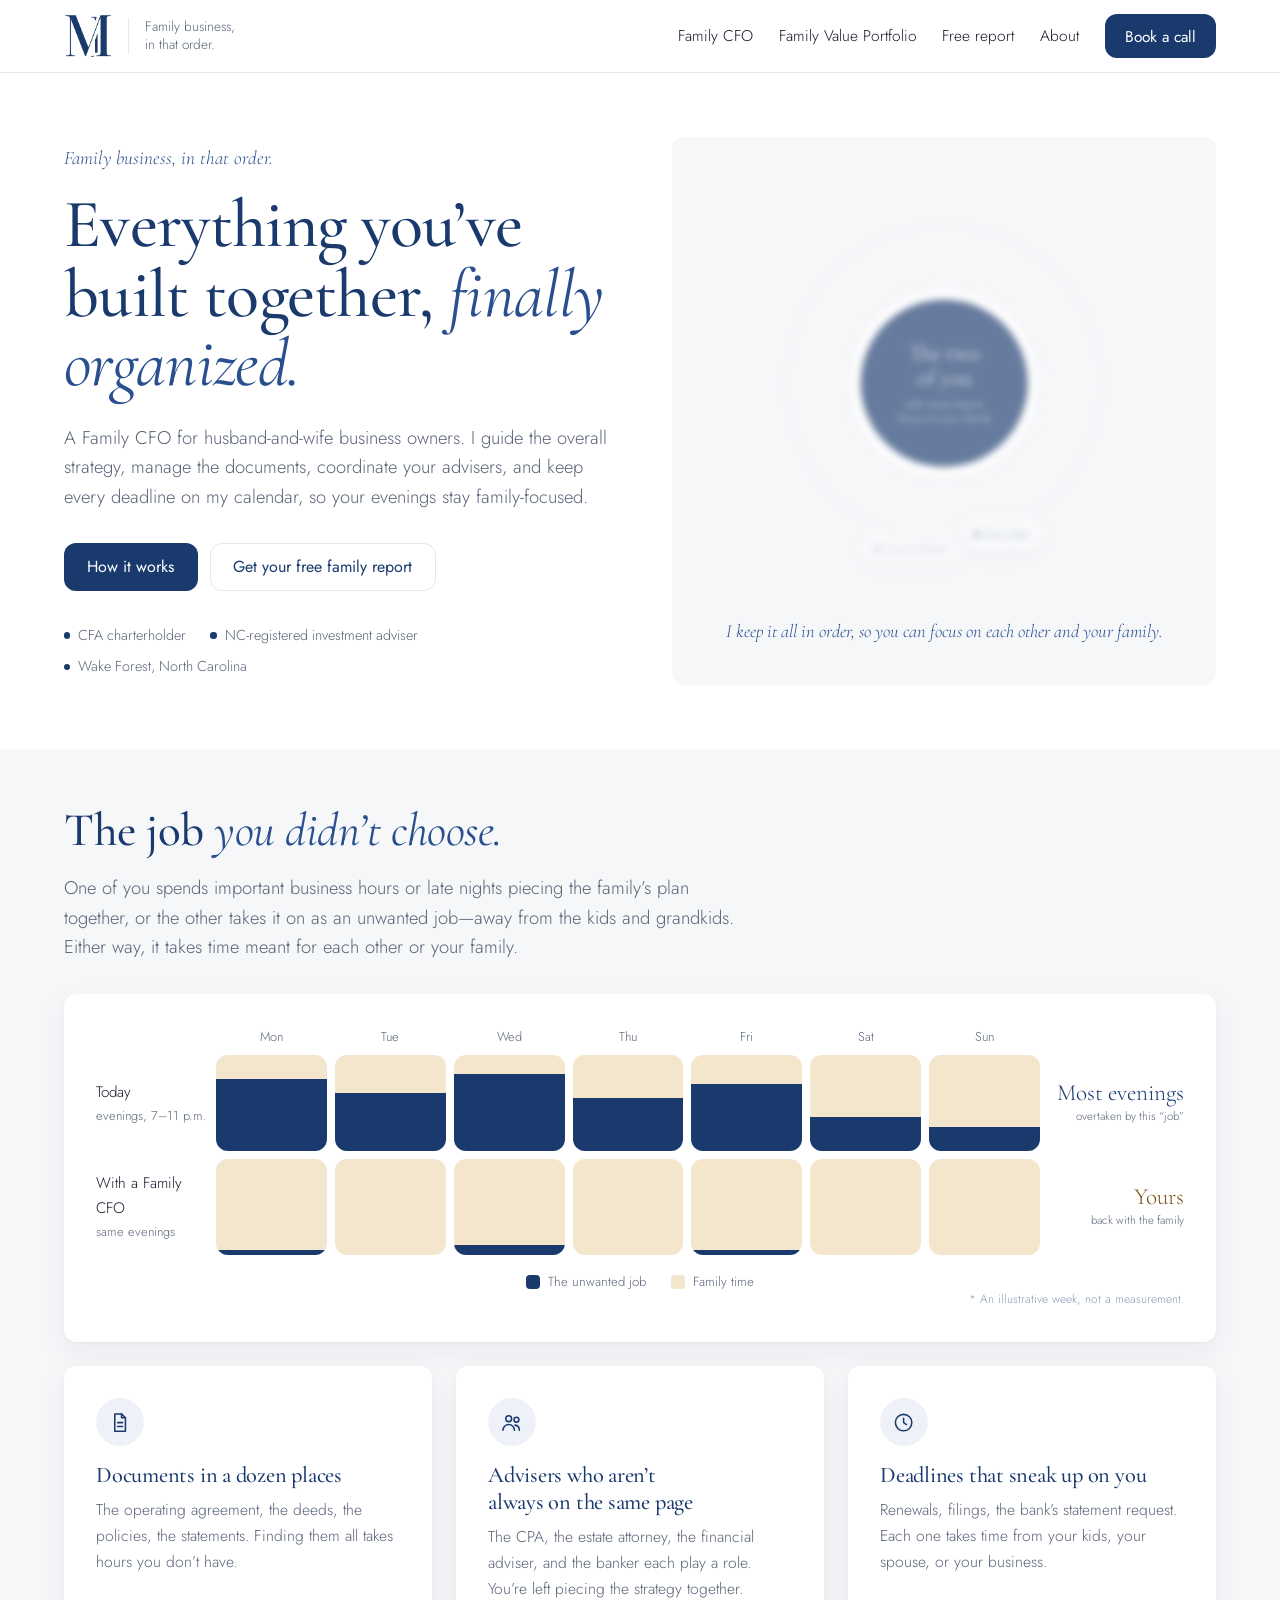
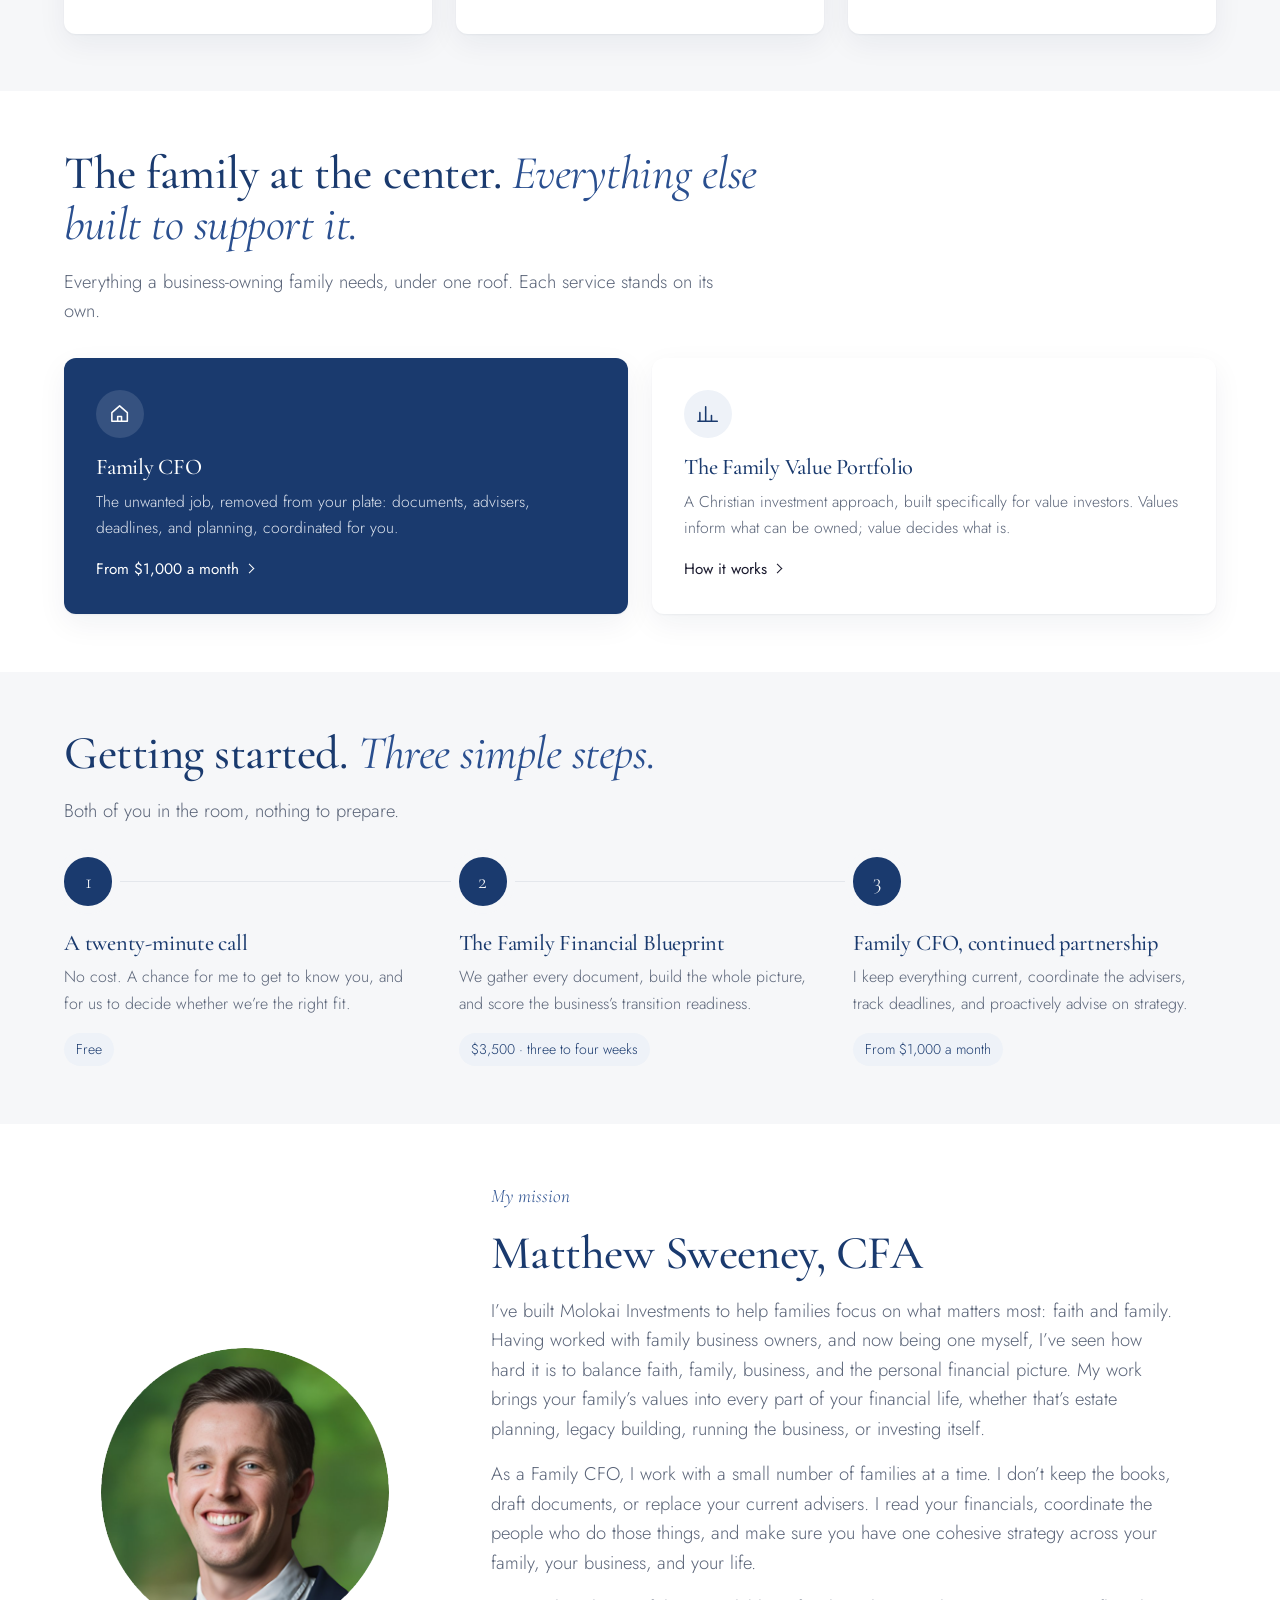
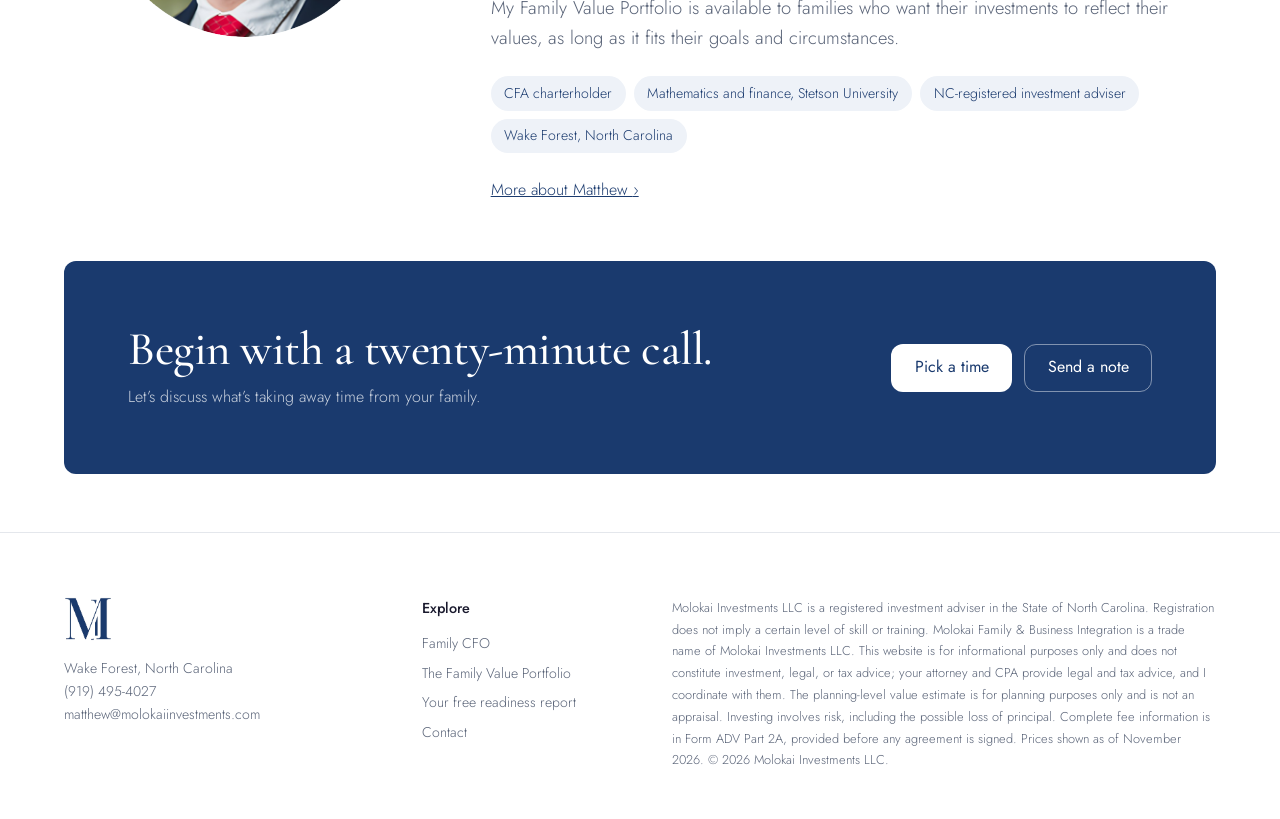
<file: index.html>
<!DOCTYPE html>
<html lang="en">
<head>
  <meta charset="UTF-8" />
  <meta name="viewport" content="width=device-width, initial-scale=1" />
  <title>Molokai Investments | Family business, in that order | Wake Forest, NC</title>
  <meta name="description" content="A family office for husband-and-wife business owners: a Family CFO, the Family Value Portfolio, and the tools that go with them." />
  <link rel="icon" type="image/png" href="logo.png" />
  <link rel="preconnect" href="https://fonts.googleapis.com" />
  <link rel="preconnect" href="https://fonts.gstatic.com" crossorigin />
  <link href="https://fonts.googleapis.com/css2?family=Cormorant+Garamond:ital,wght@0,400;0,500;0,600;1,400;1,500&family=Jost:wght@300;400;500&display=swap" rel="stylesheet" />
  <link rel="stylesheet" href="style.css?v=202611091757" />
  <script async src="https://www.googletagmanager.com/gtag/js?id=AW-18529261772"></script>
  <script>window.dataLayer=window.dataLayer||[];function gtag(){dataLayer.push(arguments);}gtag('js',new Date());gtag('config','AW-18529261772');</script>
</head>
<body>
<header class="nav">
  <div class="container">
    <a class="brand" href="index.html"><img src="logo.png" alt="Molokai Investments" /><span>Family business,<br />in that order.</span></a>
    <button class="menu-toggle" aria-expanded="false" aria-controls="menu">Menu</button>
    <nav class="menu" id="menu" aria-label="Main"><a href="family-cfo.html">Family CFO</a><a href="strategy.html">Family Value Portfolio</a><a href="report.html">Free report</a><a href="about.html">About</a><a href="contact.html" class="btn btn--primary">Book a call</a></nav>
  </div>
</header>
<script>document.querySelector('.menu-toggle').addEventListener('click',function(){var m=document.getElementById('menu');var o=m.classList.toggle('open');this.setAttribute('aria-expanded',o)});</script>
<section class="hero">
  <div class="container split">
    <div>
      <p class="kicker">Family business, in that order.</p>
      <h1>Everything you&rsquo;ve built together, <em>finally organized.</em></h1>
      <p class="lead">A Family CFO for husband-and-wife business owners. I guide the overall strategy, manage the documents, coordinate your advisers, and keep every deadline on my calendar, so your evenings stay family-focused.</p>
      <div class="actions"><a class="btn btn--primary" href="family-cfo.html">How it works</a><a class="btn btn--secondary" href="report.html">Get your free family report</a></div>
      <div class="trust"><span>CFA charterholder</span><span>NC-registered investment adviser</span><span>Wake Forest, North Carolina</span></div>
    </div>
    <div class="art"><div class="orbit orbit--settle" role="img" aria-label="The two of&nbsp;you at the center, surrounded by Your children, Your documents, Your advisers, Your plan, Your property, Your business.">
  <div class="center">The two of&nbsp;you<small>with more time to focus on your family</small></div><span class="o o1"><i></i>Your children</span><span class="o o2"><i></i>Your documents</span><span class="o o3"><i></i>Your advisers</span><span class="o o4"><i></i>Your plan</span><span class="o o5"><i></i>Your property</span><span class="o o6"><i></i>Your business</span>
</div><p class="art-cap">I keep it all in order, so you can focus on each other and your family.</p></div><script>
(function(){
  var o=document.querySelector('.orbit--settle'); if(!o) return;
  if(window.matchMedia && matchMedia('(prefers-reduced-motion: reduce)').matches) return;
  var pills=[].slice.call(o.querySelectorAll('.o'));
  var fin=[-90,-30,30,90,150,210], R=38;
  var seed=11; function rnd(){seed=(seed*9301+49297)%233280;return seed/233280}
  var SCAT=5200, LAND=2600, T=SCAT+LAND, t0=null;
  /* each item surfaces two or three times, at a random spot, for a moment */
  var flashes=pills.map(function(){
    var list=[], at=rnd()*600;
    while(at<SCAT-700){
      var dur=700+rnd()*900, ang=rnd()*6.283, rad=29+rnd()*20, dir=rnd()*6.283, dist=10+rnd()*14;
      list.push({s:at,d:dur,x:50+rad*Math.cos(ang),y:50+rad*Math.sin(ang),dx:dist*Math.cos(dir),dy:dist*Math.sin(dir)});
      at+=dur+150+rnd()*900;
    }
    return list;
  });
  function cl(x){return Math.max(0,Math.min(1,x))}
  function sm(x){x=cl(x);return x*x*(3-2*x)}
  function place(t){
    var fog=1-sm((t-SCAT+400)/(LAND));
    o.style.setProperty('--fog',fog.toFixed(3));
    pills.forEach(function(el,i){
      var x=fin[i], op=0, blur=6, sc=.9, X, Y;
      var rest={x:50+R*Math.cos(fin[i]*Math.PI/180), y:50+R*Math.sin(fin[i]*Math.PI/180)};
      if(t<SCAT){
        var f=null; flashes[i].forEach(function(F){ if(t>=F.s && t<=F.s+F.d) f=F; });
        if(!f){ el.style.opacity=0; return; }
        var u=(t-f.s)/f.d;
        var m=u<.5 ? 1-Math.pow(1-u*2,3) : 1+Math.pow((u-.5)*2,3);   /* zips in, lingers, zips off */
        X=f.x+f.dx*(m/2-.5); Y=f.y+f.dy*(m/2-.5);
        var focus=Math.sin(Math.PI*u); focus=Math.pow(focus,3);      /* sharp only for an instant */
        op=.25+.75*Math.sin(Math.PI*u); blur=5*(1-focus)+.2; sc=.86+.14*focus;
      } else {
        var k=sm((t-SCAT-i*140)/1500);                                /* each settles into place */
        X=rest.x+(1-k)*6*Math.cos(fin[i]*Math.PI/180); Y=rest.y+(1-k)*6*Math.sin(fin[i]*Math.PI/180);
        op=k; blur=6*(1-k); sc=.9+.1*k;
      }
      el.style.left=X+'%'; el.style.top=Y+'%';
      el.style.opacity=op.toFixed(3);
      el.style.transform='translate(-50%,-50%) scale('+sc.toFixed(3)+')';
      el.style.filter=blur>.15?'blur('+blur.toFixed(2)+'px)':'none';
    });
  }
  function step(ts){ if(t0===null) t0=ts; var t=ts-t0; place(t); if(t<T) requestAnimationFrame(step); else { o.style.removeProperty('--fog'); pills.forEach(function(el){el.style.cssText='';}); } }
  place(0);
  var go=function(){requestAnimationFrame(step)};
  if('IntersectionObserver' in window){ var io=new IntersectionObserver(function(e){ if(e[0].isIntersecting){io.disconnect(); setTimeout(go,150);} },{threshold:.4}); io.observe(o);} else go();
})();
</script>
  </div>
</section>
<section class="section section--ground">
  <div class="container">
    <div class="head"><h2>The job <em>you didn&rsquo;t choose.</em></h2><p class="lead">One of you spends important business hours or late nights piecing the family&rsquo;s plan together, or the other takes it on as an unwanted job&mdash;away from the kids and grandkids. Either way, it takes time meant for each other or your family.</p></div>
    <div class="card">
  <div class="week" role="img" aria-label="An illustrative week of evenings. Before: most evenings are spent on the family's finances and paperwork. After: almost all evenings are family time.">
    <div class="hide-sm"></div><div class="d">Mon</div><div class="d">Tue</div><div class="d">Wed</div><div class="d">Thu</div><div class="d">Fri</div><div class="d">Sat</div><div class="d">Sun</div><div class="hide-sm"></div>
    <div class="row-label">Today<small>evenings, 7&ndash;11 p.m.</small></div><div class="cell"><div class="f" style="height:25%"></div><div class="w" style="height:75%"></div></div><div class="cell"><div class="f" style="height:40%"></div><div class="w" style="height:60%"></div></div><div class="cell"><div class="f" style="height:20%"></div><div class="w" style="height:80%"></div></div><div class="cell"><div class="f" style="height:45%"></div><div class="w" style="height:55%"></div></div><div class="cell"><div class="f" style="height:30%"></div><div class="w" style="height:70%"></div></div><div class="cell"><div class="f" style="height:65%"></div><div class="w" style="height:35%"></div></div><div class="cell"><div class="f" style="height:75%"></div><div class="w" style="height:25%"></div></div><div class="total">Most evenings<small>overtaken by this &ldquo;job&rdquo;</small></div>
    <div class="row-label">With a Family CFO<small>same evenings</small></div><div class="cell"><div class="f" style="height:95%"></div><div class="w" style="height:5%"></div></div><div class="cell"><div class="f" style="height:100%"></div><div class="w" style="height:0%"></div></div><div class="cell"><div class="f" style="height:90%"></div><div class="w" style="height:10%"></div></div><div class="cell"><div class="f" style="height:100%"></div><div class="w" style="height:0%"></div></div><div class="cell"><div class="f" style="height:95%"></div><div class="w" style="height:5%"></div></div><div class="cell"><div class="f" style="height:100%"></div><div class="w" style="height:0%"></div></div><div class="cell"><div class="f" style="height:100%"></div><div class="w" style="height:0%"></div></div><div class="total good">Yours<small>back with the family</small></div>
  </div>
  <div class="legend"><span><i style="background:var(--navy)"></i>The unwanted job</span><span><i style="background:var(--warm)"></i>Family time</span><span class="note">* An illustrative week, not a measurement.</span></div>
</div>
    <div class="grid grid-3" style="margin-top:var(--s3)"><div class="card"><span class="icon" aria-hidden="true"><svg viewBox="0 0 24 24"><path d="M7 3h7l4 4v14H7z"/><path d="M14 3v4h4"/><path d="M10 12h5M10 16h5"/></svg></span><h3>Documents in a dozen places</h3><p>The operating agreement, the deeds, the policies, the statements. Finding them all takes hours you don&rsquo;t have.</p></div><div class="card"><span class="icon" aria-hidden="true"><svg viewBox="0 0 24 24"><circle cx="9" cy="8" r="3"/><circle cx="17" cy="9" r="2.5"/><path d="M3 20c0-3.3 2.7-6 6-6s6 2.7 6 6"/><path d="M15.5 14.6c2.6.2 4.5 2.4 4.5 5.4"/></svg></span><h3>Advisers who aren&rsquo;t always on the same page</h3><p>The CPA, the estate attorney, the financial adviser, and the banker each play a role. You&rsquo;re left piecing the strategy together.</p></div><div class="card"><span class="icon" aria-hidden="true"><svg viewBox="0 0 24 24"><circle cx="12" cy="12" r="8.5"/><path d="M12 7.5V12l3 2"/></svg></span><h3>Deadlines that sneak up on you</h3><p>Renewals, filings, the bank&rsquo;s statement request. Each one takes time from your kids, your spouse, or your business.</p></div></div>
  </div>
</section>
<section class="section">
  <div class="container">
    <div class="head"><h2>The family at the center. <em>Everything else built to support it.</em></h2><p class="lead">Everything a business-owning family needs, under one roof. Each service stands on its own.</p></div>
    <div class="grid grid-2">
      <a class="card card--navy" href="family-cfo.html"><span class="icon" aria-hidden="true"><svg viewBox="0 0 24 24"><path d="M4 11l8-7 8 7v9H4z"/><path d="M10 20v-5h4v5"/></svg></span><h3>Family CFO</h3><p>The unwanted job, removed from your plate: documents, advisers, deadlines, and planning, coordinated for you.</p><span class="more">From $1,000 a month</span></a>
      <a class="card" href="strategy.html"><span class="icon" aria-hidden="true"><svg viewBox="0 0 24 24"><path d="M4 20V11M10 20V5M16 20v-6M2 20h20"/></svg></span><h3>The Family Value Portfolio</h3><p>A Christian investment approach, built specifically for value investors. Values inform what can be owned; value decides what is.</p><span class="more">How it works</span></a>
    </div>
  </div>
</section>
<section class="section section--ground" id="how">
  <div class="container">
    <div class="head"><h2>Getting started. <em>Three simple steps.</em></h2><p class="lead">Both of you in the room, nothing to prepare.</p></div>
    <div class="steps">
      <div class="step"><h3>A twenty-minute call</h3><p>No cost. A chance for me to get to know you, and for us to decide whether we&rsquo;re the right fit.</p><span class="meta">Free</span></div>
      <div class="step"><h3>The Family Financial Blueprint</h3><p>We gather every document, build the whole picture, and score the business&rsquo;s transition readiness.</p><span class="meta">$3,500 &middot; three to four weeks</span></div>
      <div class="step"><h3>Family CFO, continued partnership</h3><p>I keep everything current, coordinate the advisers, track deadlines, and proactively advise on strategy.</p><span class="meta">From $1,000 a month</span></div>
    </div>
  </div>
</section>
<section class="section" id="about">
  <div class="container about">
    <img class="portrait" src="matthew.png" alt="Matthew Sweeney, CFA" />
    <div>
      <p class="kicker">My mission</p>
      <h2>Matthew Sweeney, CFA</h2>
      <p class="lead" style="margin-top:var(--s2)">I&rsquo;ve built Molokai Investments to help families focus on what matters most: faith and family. Having worked with family business owners, and now being one myself, I&rsquo;ve seen how hard it is to balance faith, family, business, and the personal financial picture. My work brings your family&rsquo;s values into every part of your financial life, whether that&rsquo;s estate planning, legacy building, running the business, or investing itself.</p>
      <p class="lead" style="margin-top:var(--s2)">As a Family CFO, I work with a small number of families at a time. I don&rsquo;t keep the books, draft documents, or replace your current advisers. I read your financials, coordinate the people who do those things, and make sure you have one cohesive strategy across your family, your business, and your life.</p>
      <p class="lead" style="margin-top:var(--s2)">My Family Value Portfolio is available to families who want their investments to reflect their values, as long as it fits their goals and circumstances.</p>
      <ul class="facts"><li>CFA charterholder</li><li>Mathematics and finance, Stetson University</li><li>NC-registered investment adviser</li><li>Wake Forest, North Carolina</li></ul>
      <p style="margin-top:var(--s3)"><a class="more" href="about.html">More about Matthew <span aria-hidden="true">&rsaquo;</span></a></p>
    </div>
  </div>
</section>
<section class="section section--tight">
  <div class="container">
    <div class="cta">
      <div><h2>Begin with a twenty-minute call.</h2><p>Let&rsquo;s discuss what&rsquo;s taking away time from your family.</p></div>
      <div class="actions"><a class="btn btn--light" href="https://outlook.office.com/book/MolokaiInvestments@molokaiinvestments.com/?ismsaljsauthenabled" target="_blank" rel="noopener">Pick a time</a><a class="btn btn--ghost-light" href="contact.html">Send a note</a></div>
    </div>
  </div>
</section>
<footer class="footer">
  <div class="container">
    <div><img src="logo.png" alt="Molokai Investments" /><p>Wake Forest, North Carolina<br /><a href="tel:+19194954027">(919) 495-4027</a><br /><a href="mailto:matthew@molokaiinvestments.com">matthew@molokaiinvestments.com</a></p></div>
    <div><h4>Explore</h4><ul><li><a href="family-cfo.html">Family CFO</a></li><li><a href="strategy.html">The Family Value Portfolio</a></li><li><a href="report.html">Your free readiness report</a></li><li><a href="contact.html">Contact</a></li></ul></div>
    <p class="legal">Molokai Investments LLC is a registered investment adviser in the State of North Carolina. Registration does not imply a certain level of skill or training. Molokai Family &amp; Business Integration is a trade name of Molokai Investments LLC. This website is for informational purposes only and does not constitute investment, legal, or tax advice; your attorney and CPA provide legal and tax advice, and I coordinate with them. The planning-level value estimate is for planning purposes only and is not an appraisal. Investing involves risk, including the possible loss of principal. Complete fee information is in Form ADV Part 2A, provided before any agreement is signed. Prices shown as of November 2026. &copy; 2026 Molokai Investments LLC.</p>
  </div>
</footer>
</body>
</html>
</file>
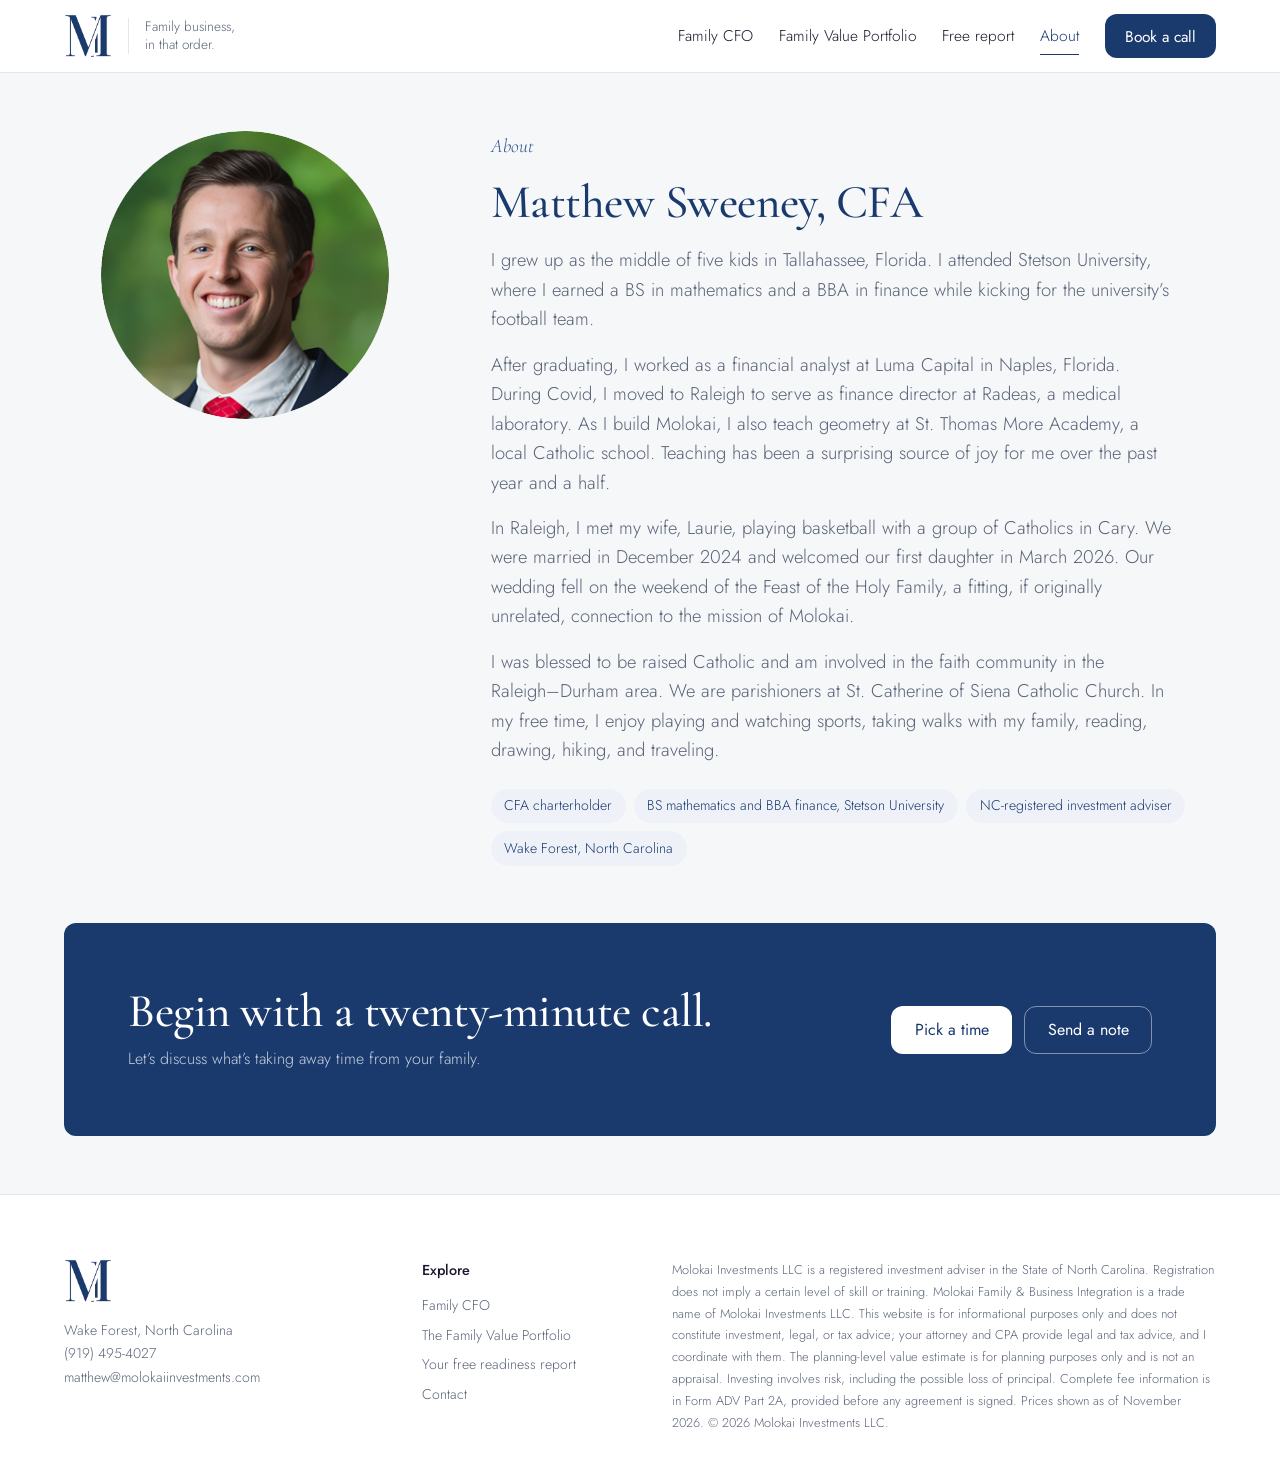
<file: about.html>
<!DOCTYPE html>
<html lang="en">
<head>
  <meta charset="UTF-8" />
  <meta name="viewport" content="width=device-width, initial-scale=1" />
  <title>About Matthew Sweeney, CFA | Molokai Investments</title>
  <meta name="description" content="Founder of Molokai Investments: Stetson mathematics and finance, former finance director, CFA charterholder, Wake Forest, North Carolina." />
  <link rel="icon" type="image/png" href="logo.png" />
  <link rel="preconnect" href="https://fonts.googleapis.com" />
  <link rel="preconnect" href="https://fonts.gstatic.com" crossorigin />
  <link href="https://fonts.googleapis.com/css2?family=Cormorant+Garamond:ital,wght@0,400;0,500;0,600;1,400;1,500&family=Jost:wght@300;400;500&display=swap" rel="stylesheet" />
  <link rel="stylesheet" href="style.css?v=202611091757" />
  <script async src="https://www.googletagmanager.com/gtag/js?id=AW-18529261772"></script>
  <script>window.dataLayer=window.dataLayer||[];function gtag(){dataLayer.push(arguments);}gtag('js',new Date());gtag('config','AW-18529261772');</script>
</head>
<body>
<header class="nav">
  <div class="container">
    <a class="brand" href="index.html"><img src="logo.png" alt="Molokai Investments" /><span>Family business,<br />in that order.</span></a>
    <button class="menu-toggle" aria-expanded="false" aria-controls="menu">Menu</button>
    <nav class="menu" id="menu" aria-label="Main"><a href="family-cfo.html">Family CFO</a><a href="strategy.html">Family Value Portfolio</a><a href="report.html">Free report</a><a href="about.html" aria-current="page">About</a><a href="contact.html" class="btn btn--primary">Book a call</a></nav>
  </div>
</header>
<script>document.querySelector('.menu-toggle').addEventListener('click',function(){var m=document.getElementById('menu');var o=m.classList.toggle('open');this.setAttribute('aria-expanded',o)});</script>
<section class="section section--ground">
  <div class="container about" style="align-items:start">
    <img class="portrait" src="matthew.png" alt="Matthew Sweeney, CFA" />
    <div>
      <p class="kicker">About</p>
      <h2>Matthew Sweeney, CFA</h2>
      <p class="lead" style="margin-top:var(--s2)">I grew up as the middle of five kids in Tallahassee, Florida. I attended Stetson University, where I earned a BS in mathematics and a BBA in finance while kicking for the university&rsquo;s football team.</p>
      <p class="lead" style="margin-top:var(--s2)">After graduating, I worked as a financial analyst at Luma Capital in Naples, Florida. During Covid, I moved to Raleigh to serve as finance director at Radeas, a medical laboratory. As I build Molokai, I also teach geometry at St. Thomas More Academy, a local Catholic school. Teaching has been a surprising source of joy for me over the past year and a half.</p>
      <p class="lead" style="margin-top:var(--s2)">In Raleigh, I met my wife, Laurie, playing basketball with a group of Catholics in Cary. We were married in December 2024 and welcomed our first daughter in March 2026. Our wedding fell on the weekend of the Feast of the Holy Family, a fitting, if originally unrelated, connection to the mission of Molokai.</p>
      <p class="lead" style="margin-top:var(--s2)">I was blessed to be raised Catholic and am involved in the faith community in the Raleigh&ndash;Durham area. We are parishioners at St. Catherine of Siena Catholic Church. In my free time, I enjoy playing and watching sports, taking walks with my family, reading, drawing, hiking, and traveling.</p>
      <ul class="facts"><li>CFA charterholder</li><li>BS mathematics and BBA finance, Stetson University</li><li>NC-registered investment adviser</li><li>Wake Forest, North Carolina</li></ul>
    </div>
  </div>
</section>
<section class="section section--tight section--ground">
  <div class="container">
    <div class="cta">
      <div><h2>Begin with a twenty-minute call.</h2><p>Let&rsquo;s discuss what&rsquo;s taking away time from your family.</p></div>
      <div class="actions"><a class="btn btn--light" href="https://outlook.office.com/book/MolokaiInvestments@molokaiinvestments.com/?ismsaljsauthenabled" target="_blank" rel="noopener">Pick a time</a><a class="btn btn--ghost-light" href="contact.html">Send a note</a></div>
    </div>
  </div>
</section>
<footer class="footer">
  <div class="container">
    <div><img src="logo.png" alt="Molokai Investments" /><p>Wake Forest, North Carolina<br /><a href="tel:+19194954027">(919) 495-4027</a><br /><a href="mailto:matthew@molokaiinvestments.com">matthew@molokaiinvestments.com</a></p></div>
    <div><h4>Explore</h4><ul><li><a href="family-cfo.html">Family CFO</a></li><li><a href="strategy.html">The Family Value Portfolio</a></li><li><a href="report.html">Your free readiness report</a></li><li><a href="contact.html">Contact</a></li></ul></div>
    <p class="legal">Molokai Investments LLC is a registered investment adviser in the State of North Carolina. Registration does not imply a certain level of skill or training. Molokai Family &amp; Business Integration is a trade name of Molokai Investments LLC. This website is for informational purposes only and does not constitute investment, legal, or tax advice; your attorney and CPA provide legal and tax advice, and I coordinate with them. The planning-level value estimate is for planning purposes only and is not an appraisal. Investing involves risk, including the possible loss of principal. Complete fee information is in Form ADV Part 2A, provided before any agreement is signed. Prices shown as of November 2026. &copy; 2026 Molokai Investments LLC.</p>
  </div>
</footer>
</body>
</html>
</file>
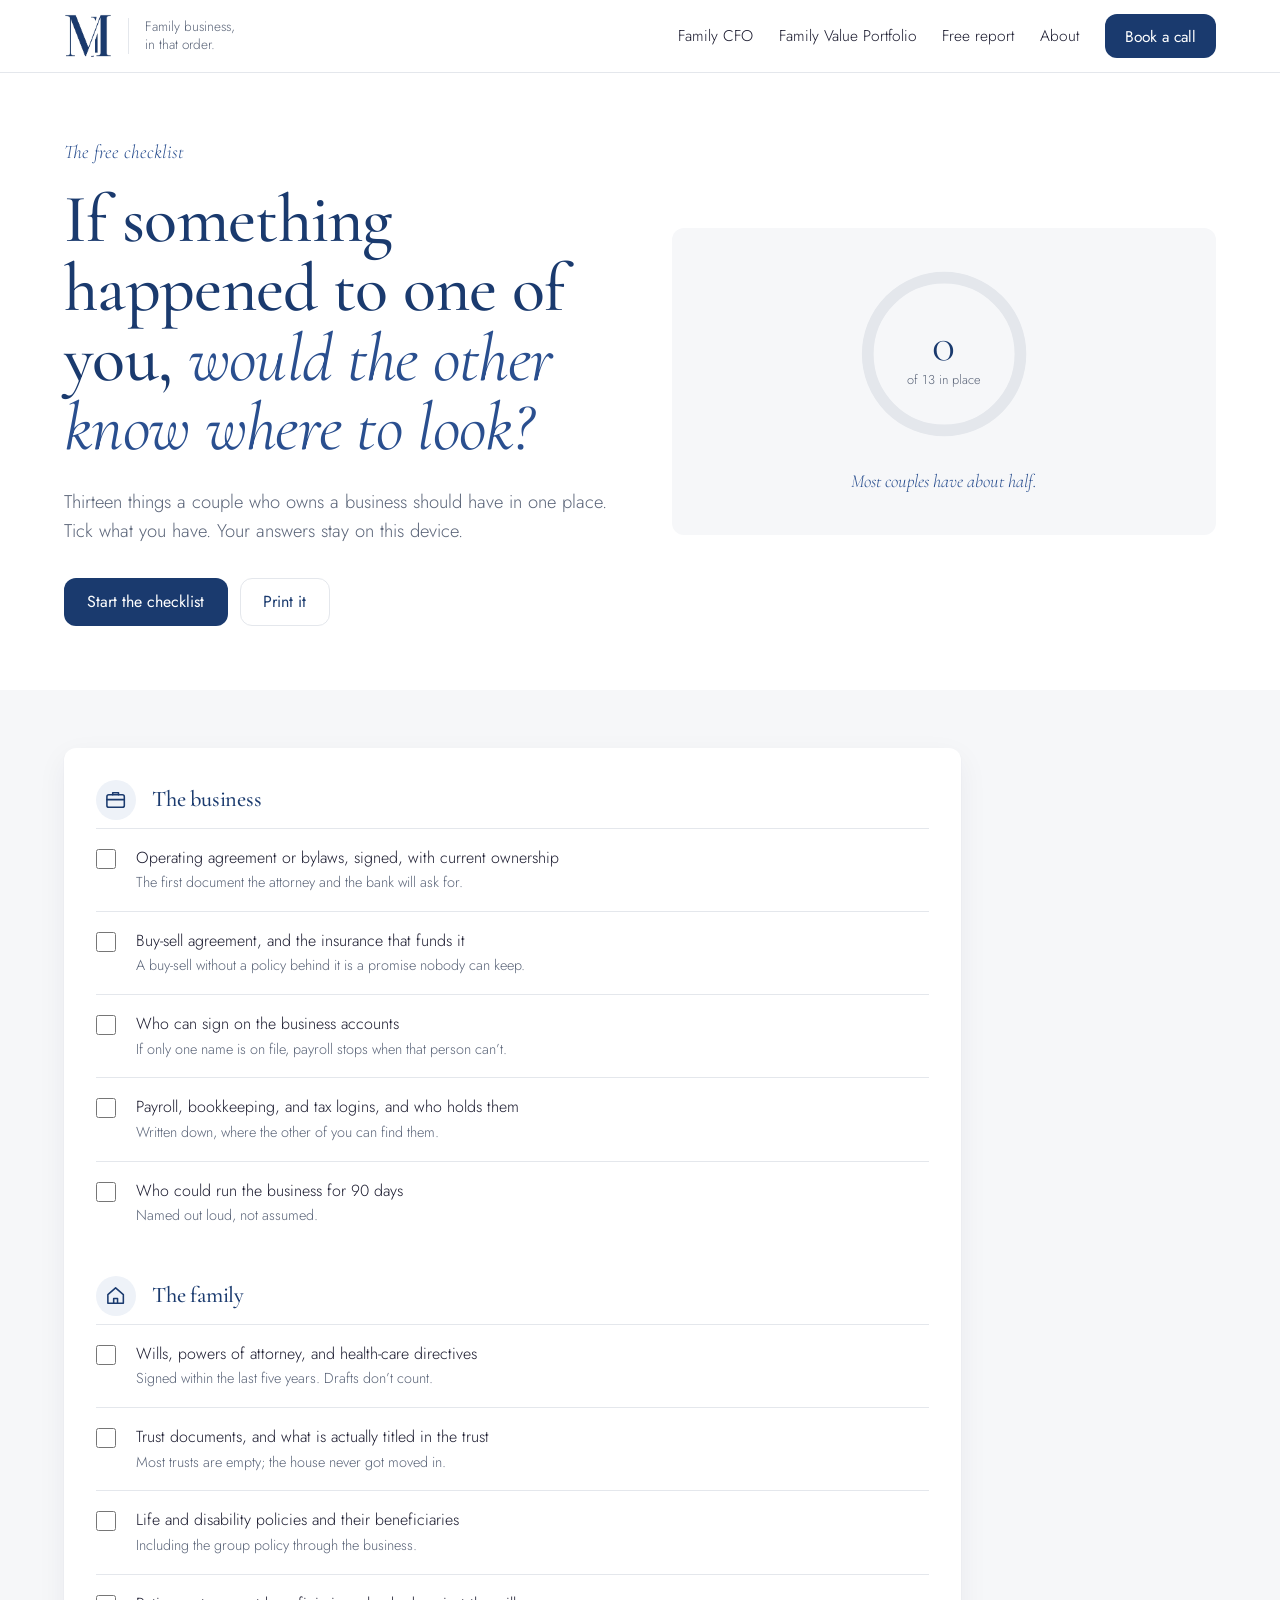
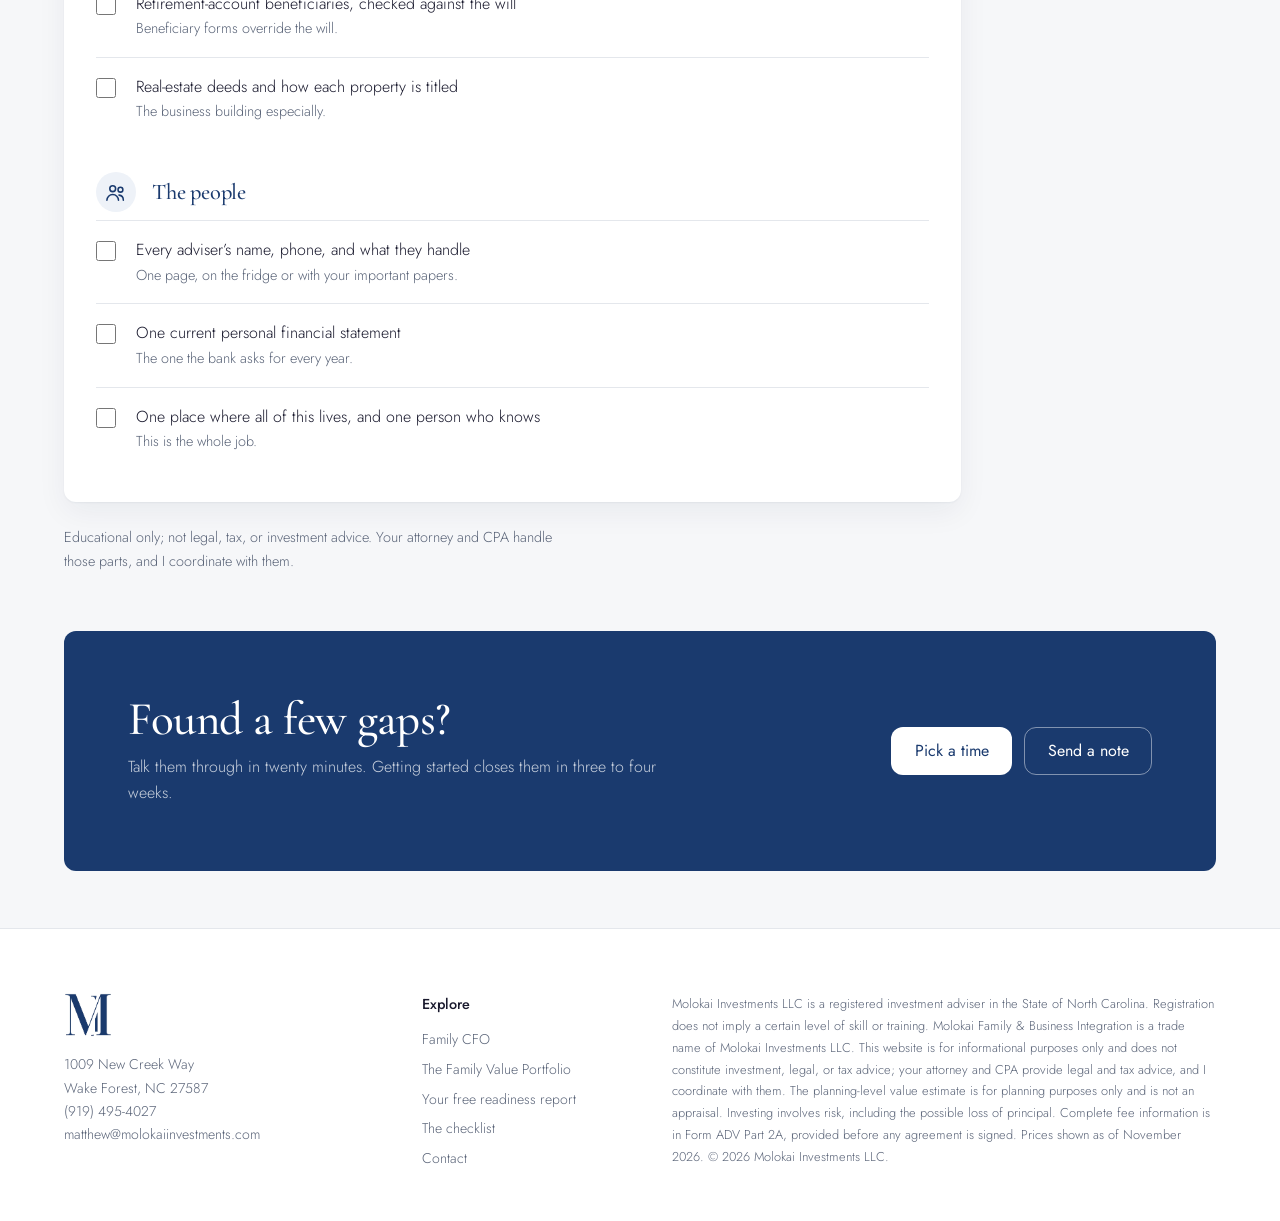
<file: checklist.html>
<!DOCTYPE html>
<html lang="en">
<head>
  <meta charset="UTF-8" />
  <meta name="viewport" content="width=device-width, initial-scale=1" />
  <title>If something happened to one of you: the checklist | Molokai</title>
  <meta name="description" content="Thirteen things a couple who owns a business should have in one place. Free, saves on your device, prints clean." />
  <link rel="icon" type="image/png" href="logo.png" />
  <link rel="preconnect" href="https://fonts.googleapis.com" />
  <link rel="preconnect" href="https://fonts.gstatic.com" crossorigin />
  <link href="https://fonts.googleapis.com/css2?family=Cormorant+Garamond:ital,wght@0,400;0,500;0,600;1,400;1,500&family=Jost:wght@300;400;500&display=swap" rel="stylesheet" />
  <link rel="stylesheet" href="style.css?v=202611042050" />
</head>
<body>
<header class="nav">
  <div class="container">
    <a class="brand" href="index.html"><img src="logo.png" alt="Molokai Investments" /><span>Family business,<br />in that order.</span></a>
    <button class="menu-toggle" aria-expanded="false" aria-controls="menu">Menu</button>
    <nav class="menu" id="menu" aria-label="Main"><a href="family-cfo.html">Family CFO</a><a href="strategy.html">Family Value Portfolio</a><a href="report.html">Free report</a><a href="index.html#about">About</a><a href="index.html#contact" class="btn btn--primary">Book a call</a></nav>
  </div>
</header>
<script>document.querySelector('.menu-toggle').addEventListener('click',function(){var m=document.getElementById('menu');var o=m.classList.toggle('open');this.setAttribute('aria-expanded',o)});</script>
<section class="hero">
  <div class="container split">
    <div>
      <p class="kicker">The free checklist</p>
      <h1>If something happened to one of you, <em>would the other know where to look?</em></h1>
      <p class="lead">Thirteen things a couple who owns a business should have in one place. Tick what you have. Your answers stay on this device.</p>
      <div class="actions"><a class="btn btn--primary" href="#list">Start the checklist</a><button class="btn btn--secondary" onclick="window.print()">Print it</button></div>
      
    </div>
    <div class="art"><div class="ring" aria-live="polite"><svg viewBox="0 0 120 120"><circle class="bg" cx="60" cy="60" r="52"/><circle class="fg" id="ring" cx="60" cy="60" r="52" stroke-dasharray="326.7" stroke-dashoffset="326.7"/></svg><div class="num"><span id="count">0</span><small>of 13 in place</small></div></div><p class="art-cap" id="verdict">Most couples have about half.</p></div>
  </div>
</section>
<section class="section section--ground" id="list">
  <div class="container"><div class="card" style="max-width:56rem"><div class="ck-group"><h3><span class="icon" aria-hidden="true"><svg viewBox="0 0 24 24"><rect x="3" y="7" width="18" height="13" rx="2"/><path d="M9 7V5h6v2M3 12h18"/></svg></span>The business</h3><div class="ck-item" data-i="1"><input type="checkbox" id="c1" /><label for="c1"><span>Operating agreement or bylaws, signed, with current ownership</span><small>The first document the attorney and the bank will ask for.</small></label></div><div class="ck-item" data-i="2"><input type="checkbox" id="c2" /><label for="c2"><span>Buy-sell agreement, and the insurance that funds it</span><small>A buy-sell without a policy behind it is a promise nobody can keep.</small></label></div><div class="ck-item" data-i="3"><input type="checkbox" id="c3" /><label for="c3"><span>Who can sign on the business accounts</span><small>If only one name is on file, payroll stops when that person can&rsquo;t.</small></label></div><div class="ck-item" data-i="4"><input type="checkbox" id="c4" /><label for="c4"><span>Payroll, bookkeeping, and tax logins, and who holds them</span><small>Written down, where the other of you can find them.</small></label></div><div class="ck-item" data-i="5"><input type="checkbox" id="c5" /><label for="c5"><span>Who could run the business for 90 days</span><small>Named out loud, not assumed.</small></label></div></div><div class="ck-group"><h3><span class="icon" aria-hidden="true"><svg viewBox="0 0 24 24"><path d="M4 11l8-7 8 7v9H4z"/><path d="M10 20v-5h4v5"/></svg></span>The family</h3><div class="ck-item" data-i="6"><input type="checkbox" id="c6" /><label for="c6"><span>Wills, powers of attorney, and health-care directives</span><small>Signed within the last five years. Drafts don&rsquo;t count.</small></label></div><div class="ck-item" data-i="7"><input type="checkbox" id="c7" /><label for="c7"><span>Trust documents, and what is actually titled in the trust</span><small>Most trusts are empty; the house never got moved in.</small></label></div><div class="ck-item" data-i="8"><input type="checkbox" id="c8" /><label for="c8"><span>Life and disability policies and their beneficiaries</span><small>Including the group policy through the business.</small></label></div><div class="ck-item" data-i="9"><input type="checkbox" id="c9" /><label for="c9"><span>Retirement-account beneficiaries, checked against the will</span><small>Beneficiary forms override the will.</small></label></div><div class="ck-item" data-i="10"><input type="checkbox" id="c10" /><label for="c10"><span>Real-estate deeds and how each property is titled</span><small>The business building especially.</small></label></div></div><div class="ck-group"><h3><span class="icon" aria-hidden="true"><svg viewBox="0 0 24 24"><circle cx="9" cy="8" r="3"/><circle cx="17" cy="9" r="2.5"/><path d="M3 20c0-3.3 2.7-6 6-6s6 2.7 6 6"/><path d="M15.5 14.6c2.6.2 4.5 2.4 4.5 5.4"/></svg></span>The people</h3><div class="ck-item" data-i="11"><input type="checkbox" id="c11" /><label for="c11"><span>Every adviser&rsquo;s name, phone, and what they handle</span><small>One page, on the fridge or with your important papers.</small></label></div><div class="ck-item" data-i="12"><input type="checkbox" id="c12" /><label for="c12"><span>One current personal financial statement</span><small>The one the bank asks for every year.</small></label></div><div class="ck-item" data-i="13"><input type="checkbox" id="c13" /><label for="c13"><span>One place where all of this lives, and one person who knows</span><small>This is the whole job.</small></label></div></div></div>
  <p class="small" style="margin-top:var(--s3)">Educational only; not legal, tax, or investment advice. Your attorney and CPA handle those parts, and I coordinate with them.</p></div>
</section>
<section class="section section--tight section--ground">
  <div class="container">
    <div class="cta">
      <div><h2>Found a few gaps?</h2><p>Talk them through in twenty minutes. Getting started closes them in three to four weeks.</p></div>
      <div class="actions"><a class="btn btn--light" href="https://outlook.office.com/book/MolokaiInvestments@molokaiinvestments.com/?ismsaljsauthenabled" target="_blank" rel="noopener">Pick a time</a><a class="btn btn--ghost-light" href="index.html#contact">Send a note</a></div>
    </div>
  </div>
</section>
<script>
(function(){var T=13,K='molokai-checklist',b=document.querySelectorAll('.ck-item input'),r=document.getElementById('ring'),c=document.getElementById('count'),v=document.getElementById('verdict'),C=326.7,s={};
try{s=JSON.parse(localStorage.getItem(K)||'{}')}catch(e){}
function u(){var n=0;b.forEach(function(x){x.closest('.ck-item').classList.toggle('done',x.checked);if(x.checked)n++});c.textContent=n;r.style.strokeDashoffset=C-C*n/T;
v.textContent=n===0?'Most couples have about half.':n<5?'Where most couples start. The operating agreement and beneficiaries come first.':n<10?'About half, which is typical. Getting started gathers the rest.':n<T?'Further along than most. The last few usually need a signature.':'Everything in place. Now: who keeps it that way?'}
b.forEach(function(x){var i=x.closest('.ck-item').dataset.i;if(s[i])x.checked=true;x.addEventListener('change',function(){s[i]=x.checked;try{localStorage.setItem(K,JSON.stringify(s))}catch(e){}u()})});u()})();
</script><footer class="footer">
  <div class="container">
    <div><img src="logo.png" alt="Molokai Investments" /><p>1009 New Creek Way<br />Wake Forest, NC 27587<br /><a href="tel:+19194954027">(919) 495-4027</a><br /><a href="mailto:matthew@molokaiinvestments.com">matthew@molokaiinvestments.com</a></p></div>
    <div><h4>Explore</h4><ul><li><a href="family-cfo.html">Family CFO</a></li><li><a href="strategy.html">The Family Value Portfolio</a></li><li><a href="report.html">Your free readiness report</a></li><li><a href="checklist.html">The checklist</a></li><li><a href="index.html#contact">Contact</a></li></ul></div>
    <p class="legal">Molokai Investments LLC is a registered investment adviser in the State of North Carolina. Registration does not imply a certain level of skill or training. Molokai Family &amp; Business Integration is a trade name of Molokai Investments LLC. This website is for informational purposes only and does not constitute investment, legal, or tax advice; your attorney and CPA provide legal and tax advice, and I coordinate with them. The planning-level value estimate is for planning purposes only and is not an appraisal. Investing involves risk, including the possible loss of principal. Complete fee information is in Form ADV Part 2A, provided before any agreement is signed. Prices shown as of November 2026. &copy; 2026 Molokai Investments LLC.</p>
  </div>
</footer>
</body>
</html>
</file>
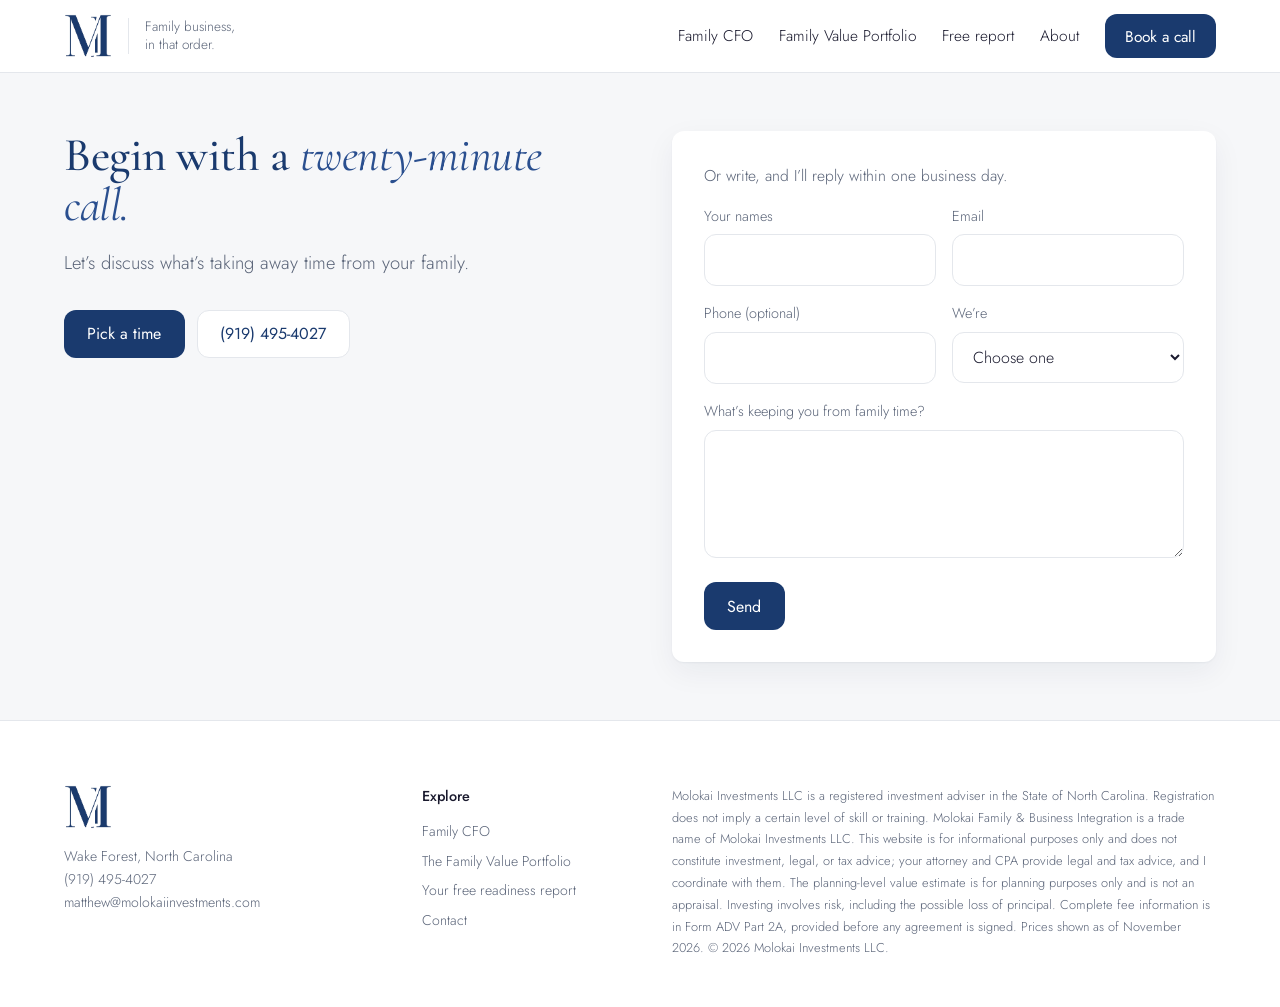
<file: contact.html>
<!DOCTYPE html>
<html lang="en">
<head>
  <meta charset="UTF-8" />
  <meta name="viewport" content="width=device-width, initial-scale=1" />
  <title>Contact | Molokai Investments</title>
  <meta name="description" content="Begin with a twenty-minute call, or send a note and I will reply within one business day." />
  <link rel="icon" type="image/png" href="logo.png" />
  <link rel="preconnect" href="https://fonts.googleapis.com" />
  <link rel="preconnect" href="https://fonts.gstatic.com" crossorigin />
  <link href="https://fonts.googleapis.com/css2?family=Cormorant+Garamond:ital,wght@0,400;0,500;0,600;1,400;1,500&family=Jost:wght@300;400;500&display=swap" rel="stylesheet" />
  <link rel="stylesheet" href="style.css?v=202611091757" />
  <script async src="https://www.googletagmanager.com/gtag/js?id=AW-18529261772"></script>
  <script>window.dataLayer=window.dataLayer||[];function gtag(){dataLayer.push(arguments);}gtag('js',new Date());gtag('config','AW-18529261772');</script>
</head>
<body>
<header class="nav">
  <div class="container">
    <a class="brand" href="index.html"><img src="logo.png" alt="Molokai Investments" /><span>Family business,<br />in that order.</span></a>
    <button class="menu-toggle" aria-expanded="false" aria-controls="menu">Menu</button>
    <nav class="menu" id="menu" aria-label="Main"><a href="family-cfo.html">Family CFO</a><a href="strategy.html">Family Value Portfolio</a><a href="report.html">Free report</a><a href="about.html">About</a><a href="contact.html" class="btn btn--primary">Book a call</a></nav>
  </div>
</header>
<script>document.querySelector('.menu-toggle').addEventListener('click',function(){var m=document.getElementById('menu');var o=m.classList.toggle('open');this.setAttribute('aria-expanded',o)});</script>
<section class="section section--ground" id="contact">
  <div class="container split" style="align-items:start">
    <div>
      <h2>Begin with a <em>twenty-minute call.</em></h2>
      <p class="lead" style="margin-top:var(--s2)">Let&rsquo;s discuss what&rsquo;s taking away time from your family.</p>
      <div class="actions"><a class="btn btn--primary" href="https://outlook.office.com/book/MolokaiInvestments@molokaiinvestments.com/?ismsaljsauthenabled" target="_blank" rel="noopener">Pick a time</a><a class="btn btn--secondary" href="tel:+19194954027">(919) 495-4027</a></div>
    </div>
    <form class="card form" name="contact" method="POST" action="https://api.web3forms.com/submit">
      <input type="hidden" name="access_key" value="71ae207a-25a1-47fe-93c3-7a62fabac362" />
      <input type="hidden" name="subject" value="New inquiry - molokaiinvestments.com" />
      <input type="hidden" name="redirect" value="https://molokaiinvestments.com/thanks.html" />
      <input type="checkbox" name="botcheck" style="display:none;" />
      <input type="hidden" name="gap_check_summary" id="gapCheckSummary" value="" />
      <p class="small">Or write, and I&rsquo;ll reply within one business day.</p>
      <div class="row"><div><label for="name">Your names</label><input type="text" id="name" name="name" required /></div><div><label for="email">Email</label><input type="email" id="email" name="email" required /></div></div>
      <div class="row"><div><label for="phone">Phone (optional)</label><input type="tel" id="phone" name="phone" /></div><div><label for="type">We&rsquo;re</label><select id="type" name="type"><option value="">Choose one</option><option>A couple who owns a business together</option><option>One runs the business, one runs everything else</option><option>Interested in the Family Value Portfolio</option><option>An adviser, CPA, or attorney</option></select></div></div>
      <div><label for="message">What&rsquo;s keeping you from family time?</label><textarea id="message" name="message"></textarea></div>
      <div><button type="submit" class="btn btn--primary">Send</button></div>
    </form>
  </div>
</section>
<script>
try { var s = sessionStorage.getItem('mi-report-summary');
  if (s) { var h = document.getElementById('gapCheckSummary'); if (h) h.value = s;
    var m = document.getElementById('message'); if (m && !m.value.trim()) m.value = s + '\n\nI would like to talk through this list.';
    sessionStorage.removeItem('mi-report-summary'); } } catch (e) {}
</script>
<footer class="footer">
  <div class="container">
    <div><img src="logo.png" alt="Molokai Investments" /><p>Wake Forest, North Carolina<br /><a href="tel:+19194954027">(919) 495-4027</a><br /><a href="mailto:matthew@molokaiinvestments.com">matthew@molokaiinvestments.com</a></p></div>
    <div><h4>Explore</h4><ul><li><a href="family-cfo.html">Family CFO</a></li><li><a href="strategy.html">The Family Value Portfolio</a></li><li><a href="report.html">Your free readiness report</a></li><li><a href="contact.html">Contact</a></li></ul></div>
    <p class="legal">Molokai Investments LLC is a registered investment adviser in the State of North Carolina. Registration does not imply a certain level of skill or training. Molokai Family &amp; Business Integration is a trade name of Molokai Investments LLC. This website is for informational purposes only and does not constitute investment, legal, or tax advice; your attorney and CPA provide legal and tax advice, and I coordinate with them. The planning-level value estimate is for planning purposes only and is not an appraisal. Investing involves risk, including the possible loss of principal. Complete fee information is in Form ADV Part 2A, provided before any agreement is signed. Prices shown as of November 2026. &copy; 2026 Molokai Investments LLC.</p>
  </div>
</footer>
</body>
</html>
</file>
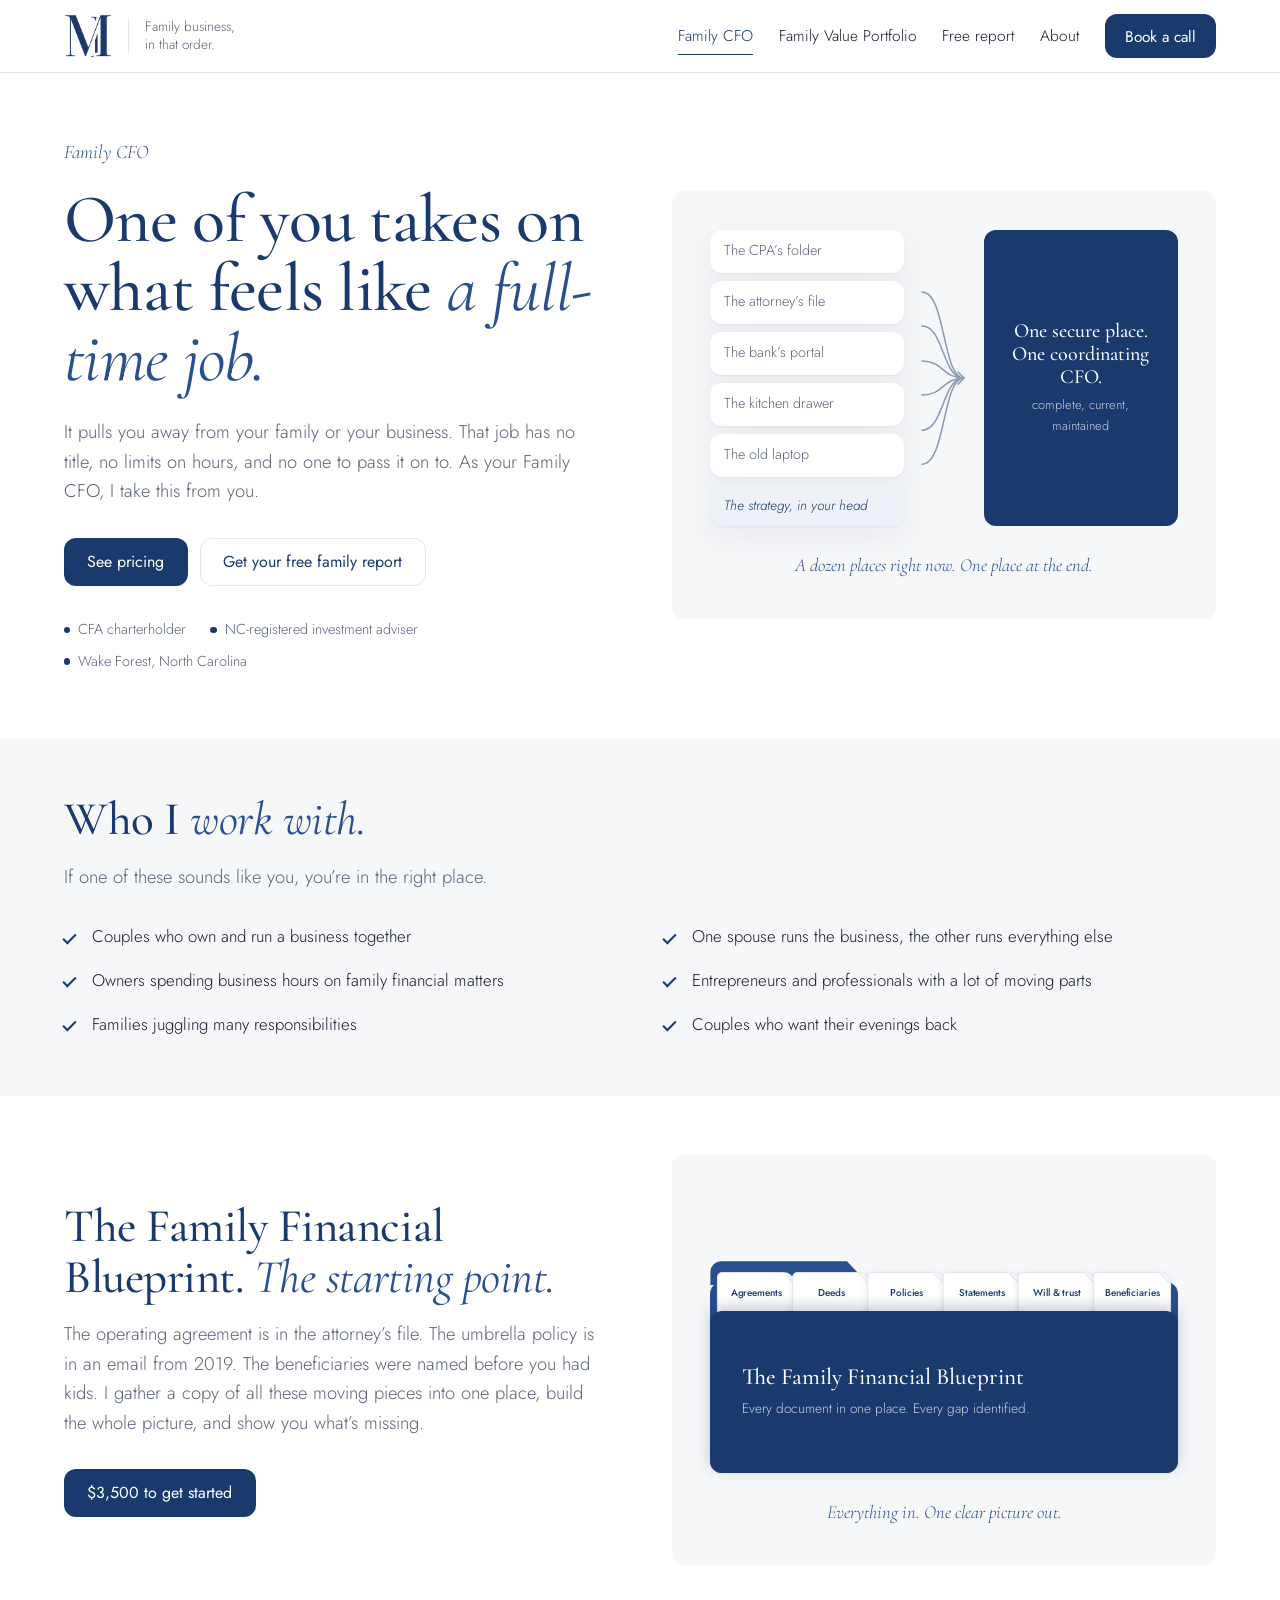
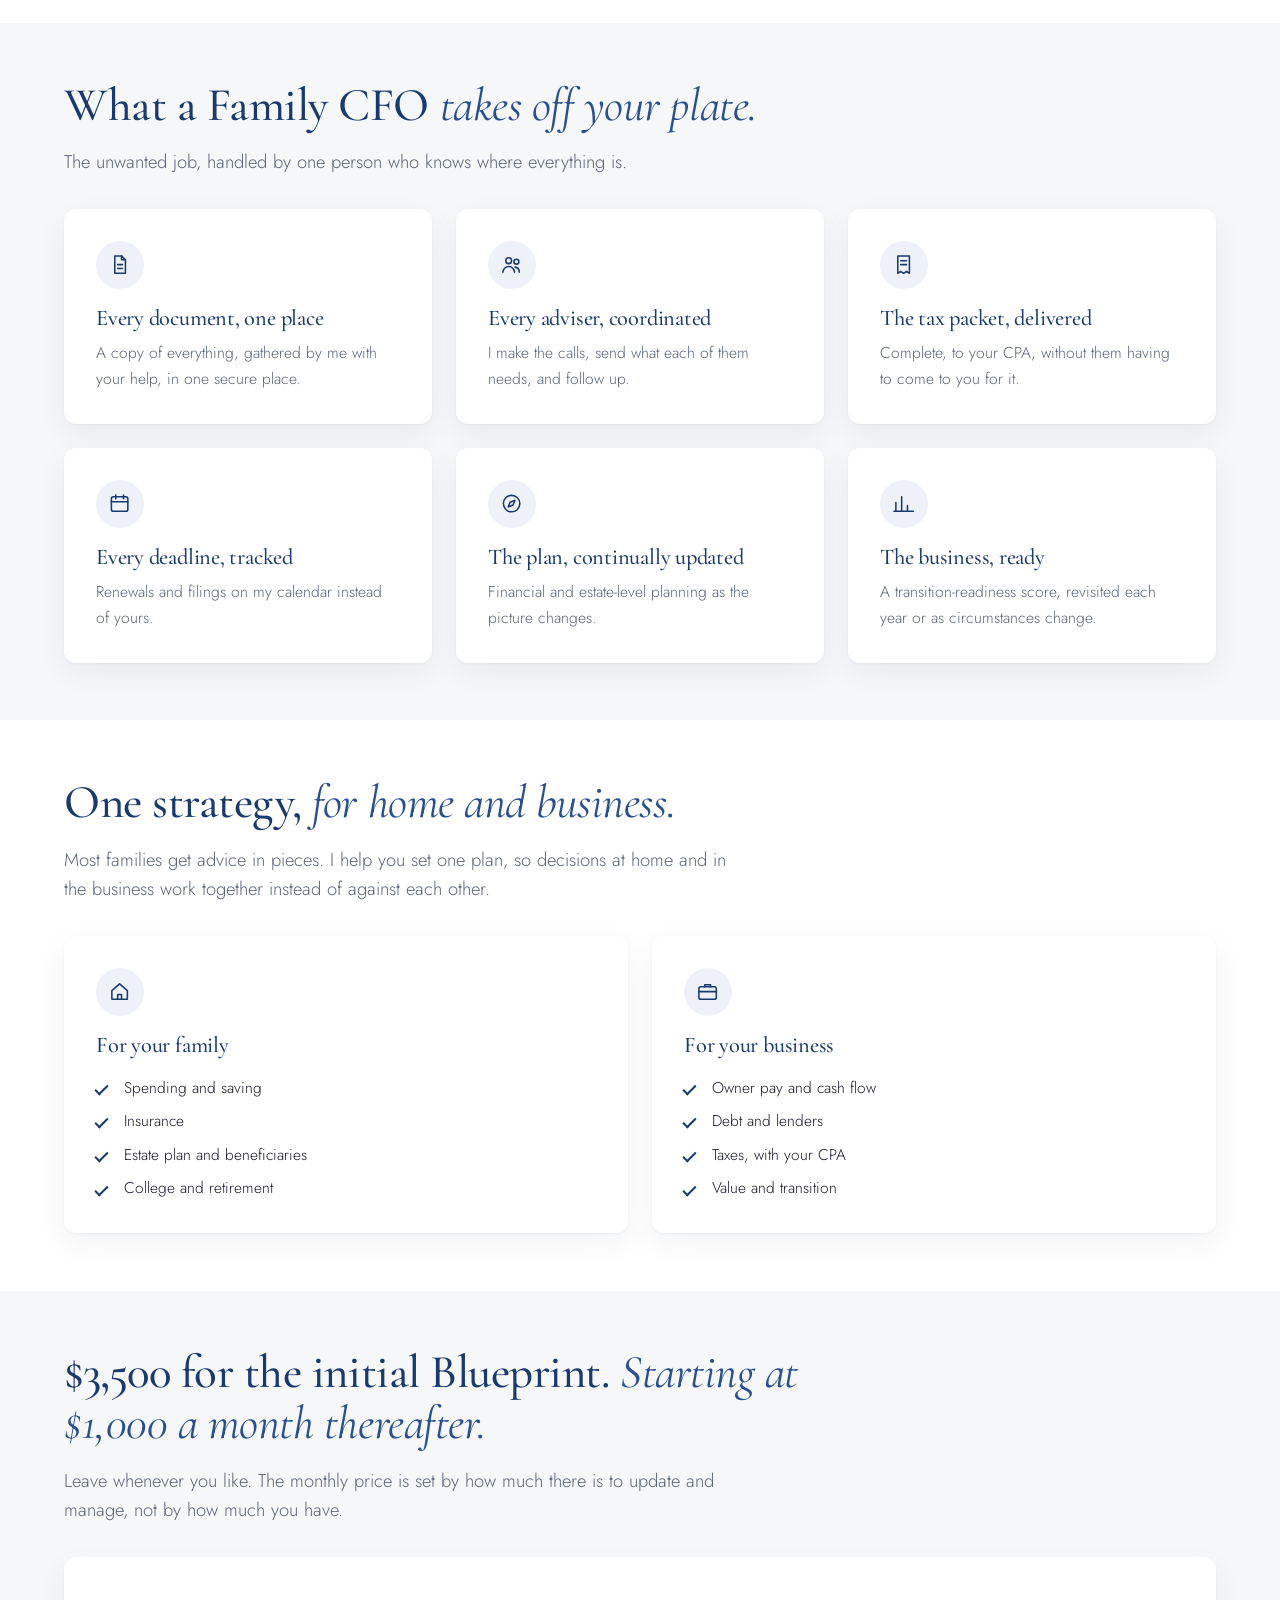
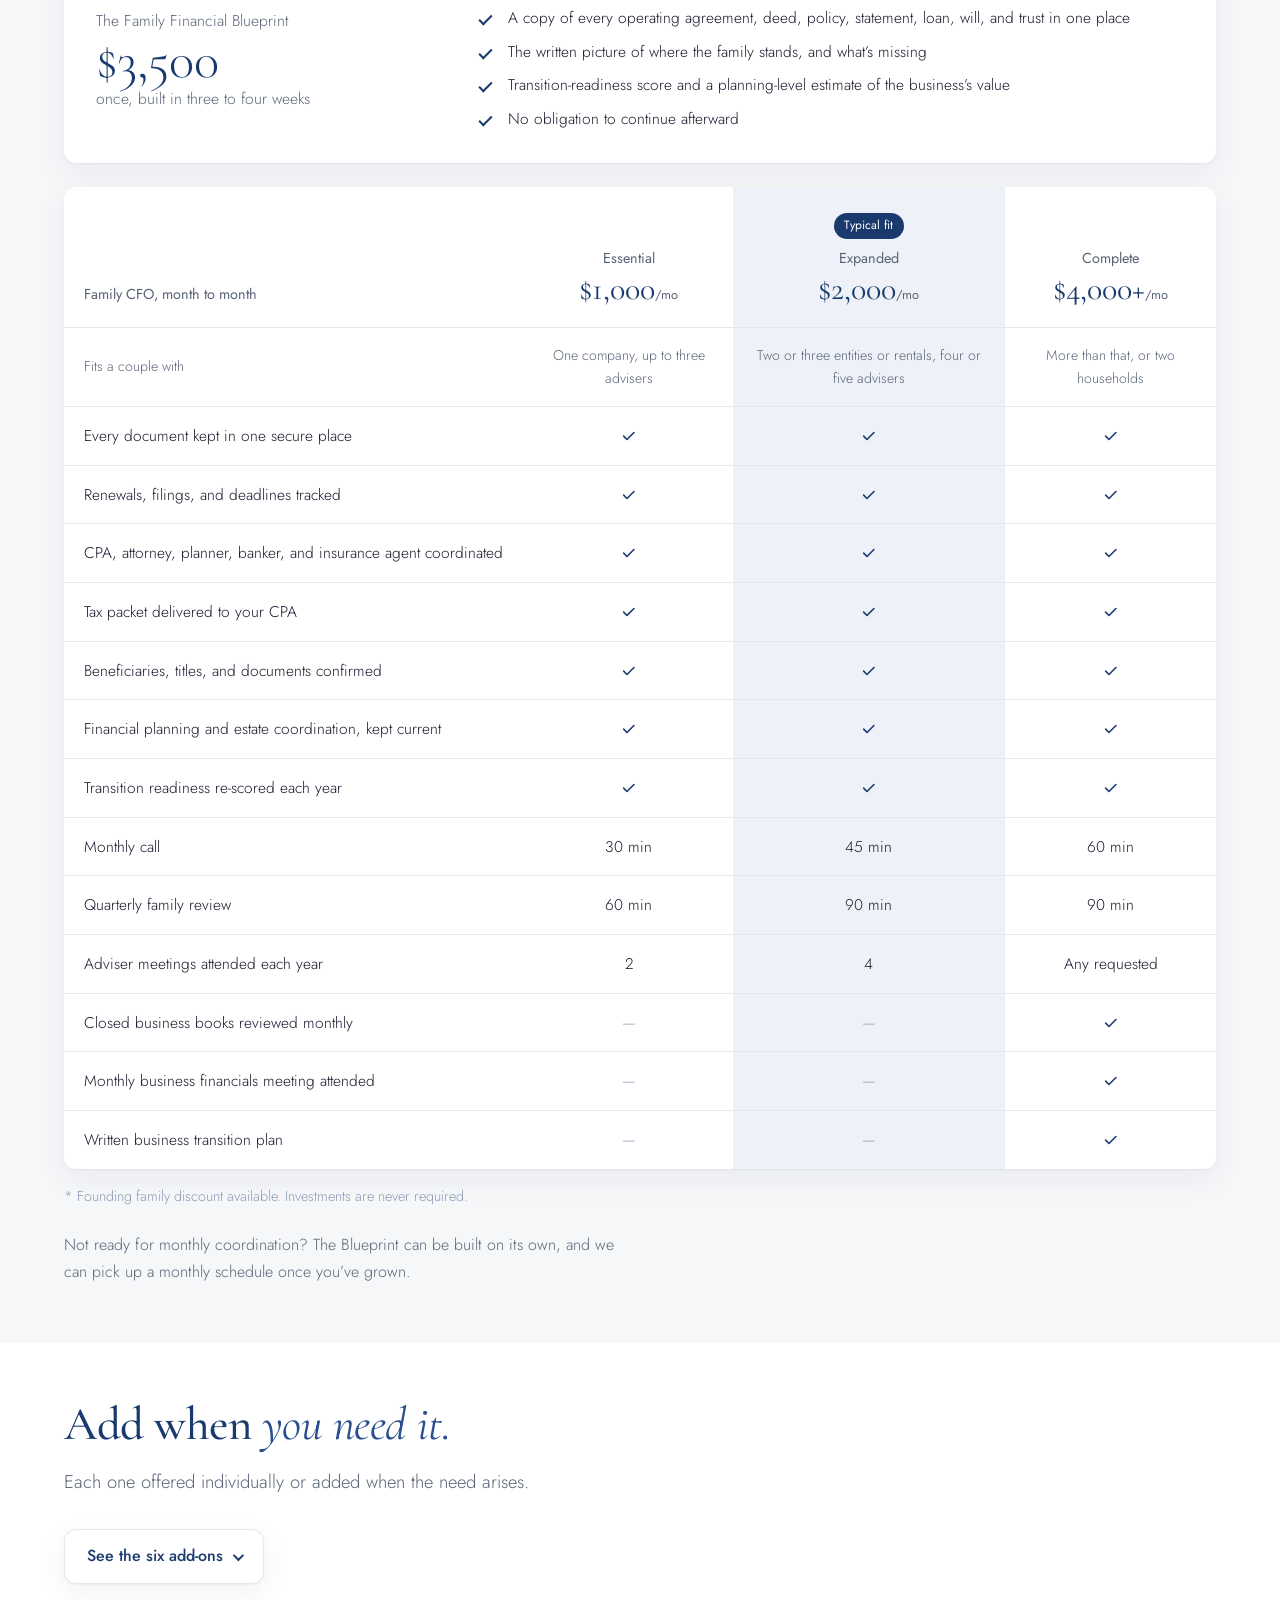
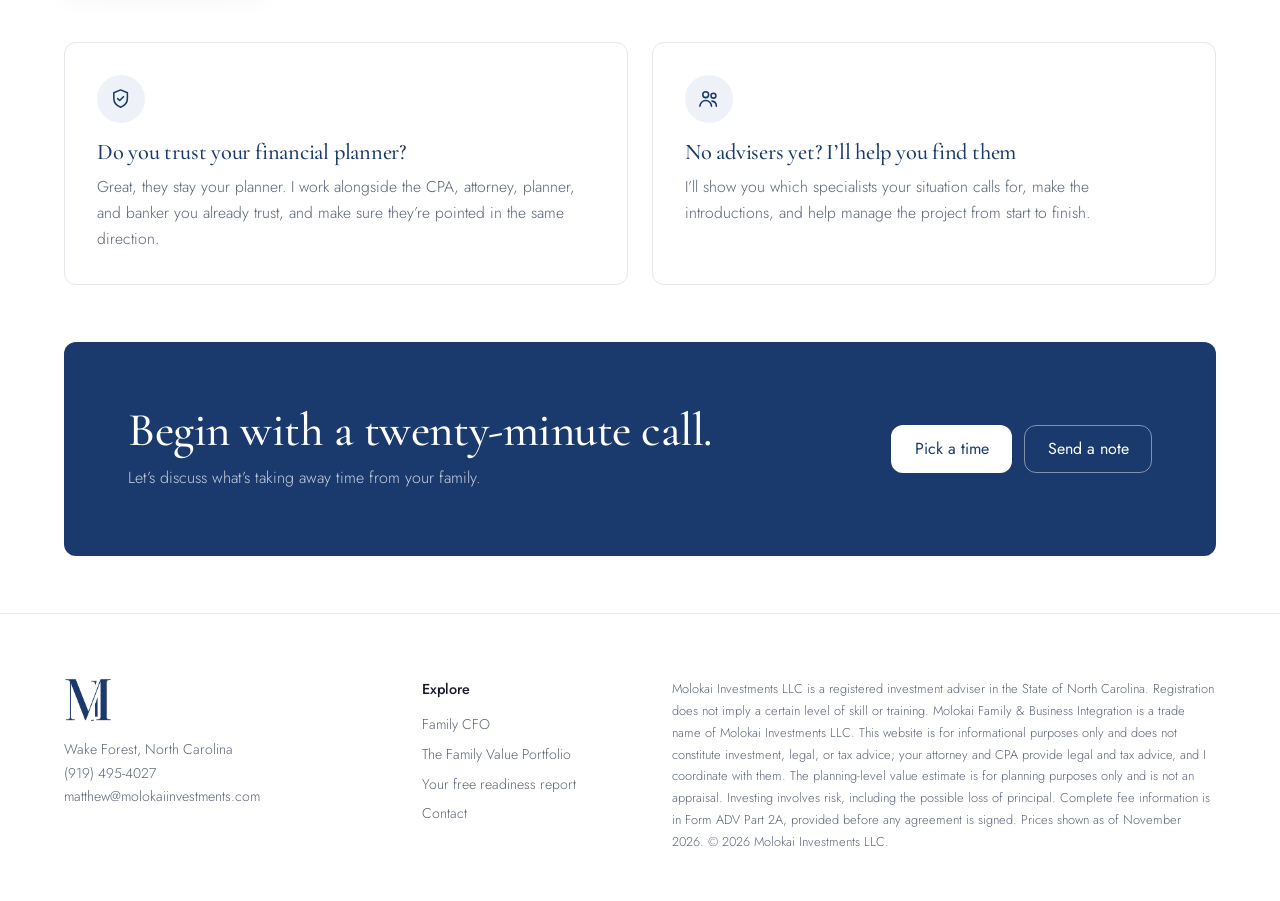
<file: family-cfo.html>
<!DOCTYPE html>
<html lang="en">
<head>
  <meta charset="UTF-8" />
  <meta name="viewport" content="width=device-width, initial-scale=1" />
  <title>Family CFO for husband-and-wife businesses | Molokai</title>
  <meta name="description" content="A Family CFO for couples who own a business together: every document in one place, every adviser coordinated, every deadline tracked. $3,500 to get started, from $1,000 a month." />
  <link rel="icon" type="image/png" href="logo.png" />
  <link rel="preconnect" href="https://fonts.googleapis.com" />
  <link rel="preconnect" href="https://fonts.gstatic.com" crossorigin />
  <link href="https://fonts.googleapis.com/css2?family=Cormorant+Garamond:ital,wght@0,400;0,500;0,600;1,400;1,500&family=Jost:wght@300;400;500&display=swap" rel="stylesheet" />
  <link rel="stylesheet" href="style.css?v=202611132030" />
  <script async src="https://www.googletagmanager.com/gtag/js?id=AW-18529261772"></script>
  <script>window.dataLayer=window.dataLayer||[];function gtag(){dataLayer.push(arguments);}gtag('js',new Date());gtag('config','AW-18529261772');</script>
</head>
<body>
<header class="nav">
  <div class="container">
    <a class="brand" href="index.html"><img src="logo.png" alt="Molokai Investments" /><span>Family business,<br />in that order.</span></a>
    <button class="menu-toggle" aria-expanded="false" aria-controls="menu">Menu</button>
    <nav class="menu" id="menu" aria-label="Main"><a href="family-cfo.html" aria-current="page">Family CFO</a><a href="strategy.html">Family Value Portfolio</a><a href="report.html">Free report</a><a href="about.html">About</a><a href="contact.html" class="btn btn--primary">Book a call</a></nav>
  </div>
</header>
<script>document.querySelector('.menu-toggle').addEventListener('click',function(){var m=document.getElementById('menu');var o=m.classList.toggle('open');this.setAttribute('aria-expanded',o)});</script>
<section class="hero">
  <div class="container split">
    <div>
      <p class="kicker">Family CFO</p>
      <h1>One of you takes on what feels like <em>a full-time job.</em></h1>
      <p class="lead">It pulls you away from your family or your business. That job has no title, no limits on hours, and no one to pass it on to. As your Family CFO, I take this from you.</p>
      <div class="actions"><a class="btn btn--primary" href="#pricing">See pricing</a><a class="btn btn--secondary" href="report.html">Get your free family report</a></div>
      <div class="trust"><span>CFA charterholder</span><span>NC-registered investment adviser</span><span>Wake Forest, North Carolina</span></div>
    </div>
    <div class="art"><div class="converge" role="img" aria-label="Documents scattered across five places and a strategy that lives in your head, gathered into one secure place with one coordinating CFO.">
  <ul><li>The CPA&rsquo;s folder</li><li>The attorney&rsquo;s file</li><li>The bank&rsquo;s portal</li><li>The kitchen drawer</li><li>The old laptop</li><li class="strat">The strategy, in your head</li></ul>
  <svg class="arrow" viewBox="0 0 48 200" aria-hidden="true"><path d="M2 14 C 26 14, 22 100, 44 100 M2 48 C 24 48, 22 100, 44 100 M2 83 C 24 83, 22 100, 44 100 M2 117 C 24 117, 22 100, 44 100 M2 152 C 24 152, 22 100, 44 100 M2 186 C 26 186, 22 100, 44 100"/><path d="M38 94 L44 100 L38 106"/></svg>
  <div class="portal"><b>One secure place.<br />One coordinating CFO.</b><small>complete, current, maintained</small></div>
</div><p class="art-cap">A dozen places right now. One place at the end.</p></div>
  </div>
</section>
<section class="section section--ground" id="who">
  <div class="container">
    <div class="head"><h2>Who I <em>work with.</em></h2><p class="lead">If one of these sounds like you, you&rsquo;re in the right place.</p></div>
    <ul class="checks fit"><li>Couples who own and run a business together</li><li>One spouse runs the business, the other runs everything else</li><li>Owners spending business hours on family financial matters</li><li>Entrepreneurs and professionals with a lot of moving parts</li><li>Families juggling many responsibilities</li><li>Couples who want their evenings back</li></ul>
  </div>
</section>
<section class="section">
  <div class="container split">
    <div>
      <h2>The Family Financial Blueprint. <em>The starting point.</em></h2>
      <p class="lead" style="margin-top:var(--s2)">The operating agreement is in the attorney&rsquo;s file. The umbrella policy is in an email from 2019. The beneficiaries were named before you had kids. I gather a copy of all these moving pieces into one place, build the whole picture, and show you what&rsquo;s missing.</p>
      <div class="actions"><a class="btn btn--primary" href="#pricing">$3,500 to get started</a></div>
    </div>
    <div class="art"><div class="folder" role="img" aria-label="Six documents, agreements, deeds, policies, statements, will and trust, and beneficiary forms, being filed into a folder labelled The Family Financial Blueprint.">
  <div class="back"><div class="tab"></div></div>
  <div class="docs">
    <span class="doc d1"><i>Agreements</i></span><span class="doc d2"><i>Deeds</i></span><span class="doc d3"><i>Policies</i></span>
    <span class="doc d4"><i>Statements</i></span><span class="doc d5"><i>Will &amp; trust</i></span><span class="doc d6"><i>Beneficiaries</i></span>
  </div>
  <div class="front"><b>The Family Financial Blueprint</b><small>Every document in one place. Every gap identified.</small></div>
</div><p class="art-cap">Everything in. One clear picture out.</p></div>
<script>
(function(){var f=document.querySelector('.folder');if(!f)return;
 var docs=[].slice.call(f.querySelectorAll('.doc'));
 function tuck(){var F=f.clientWidth,n=docs.length,rem=parseFloat(getComputedStyle(f).fontSize);
   var w=docs[0].offsetWidth,pad=.4*rem,step=(F-2*pad-w)/(n-1);
   docs.forEach(function(d,i){var x=pad+i*step-F/2;d.style.zIndex=i+1;d.style.setProperty('--tx',x+'px');d.style.setProperty('--ty',(5.0*rem)+'px');});}
 tuck();window.addEventListener('resize',tuck);
 if(window.matchMedia&&matchMedia('(prefers-reduced-motion: reduce)').matches){f.classList.add('in');return;}
 var played=0,visible=false;
 function play(){f.classList.add('in');played++;
   if(played===1) setTimeout(function(){ if(!visible) return;   /* one replay, only if they are still looking */
     f.classList.add('reset');f.classList.remove('in');void f.offsetWidth;f.classList.remove('reset');setTimeout(function(){if(visible)play();},700);},15000);}
 if('IntersectionObserver' in window){new IntersectionObserver(function(e){visible=e[0].isIntersecting;if(visible&&!played)play();},{threshold:.5}).observe(f);}else play();
})();
</script>
  </div>
</section>
<section class="section section--ground">
  <div class="container">
    <div class="head"><h2>What a Family CFO <em>takes off your plate.</em></h2><p class="lead">The unwanted job, handled by one person who knows where everything is.</p></div>
    <div class="grid grid-3 compact"><div class="card"><span class="icon" aria-hidden="true"><svg viewBox="0 0 24 24"><path d="M7 3h7l4 4v14H7z"/><path d="M14 3v4h4"/><path d="M10 12h5M10 16h5"/></svg></span><h3>Every document, one place</h3><p>A copy of everything, gathered by me with your help, in one secure place.</p></div><div class="card"><span class="icon" aria-hidden="true"><svg viewBox="0 0 24 24"><circle cx="9" cy="8" r="3"/><circle cx="17" cy="9" r="2.5"/><path d="M3 20c0-3.3 2.7-6 6-6s6 2.7 6 6"/><path d="M15.5 14.6c2.6.2 4.5 2.4 4.5 5.4"/></svg></span><h3>Every adviser, coordinated</h3><p>I make the calls, send what each of them needs, and follow up.</p></div><div class="card"><span class="icon" aria-hidden="true"><svg viewBox="0 0 24 24"><path d="M6 3h12v18l-3-2-3 2-3-2-3 2z"/><path d="M9 8h6M9 12h6"/></svg></span><h3>The tax packet, delivered</h3><p>Complete, to your CPA, without them having to come to you for it.</p></div><div class="card"><span class="icon" aria-hidden="true"><svg viewBox="0 0 24 24"><rect x="3.5" y="5" width="17" height="15" rx="2"/><path d="M3.5 10h17M8 3v4M16 3v4"/></svg></span><h3>Every deadline, tracked</h3><p>Renewals and filings on my calendar instead of yours.</p></div><div class="card"><span class="icon" aria-hidden="true"><svg viewBox="0 0 24 24"><circle cx="12" cy="12" r="8.5"/><path d="M15.5 8.5l-2 5-5 2 2-5z"/></svg></span><h3>The plan, continually updated</h3><p>Financial and estate-level planning as the picture changes.</p></div><div class="card"><span class="icon" aria-hidden="true"><svg viewBox="0 0 24 24"><path d="M4 20V11M10 20V5M16 20v-6M2 20h20"/></svg></span><h3>The business, ready</h3><p>A transition-readiness score, revisited each year or as circumstances change.</p></div></div>
  </div>
</section>
<section class="section" id="strategy">
  <div class="container">
    <div class="head"><h2>One strategy, <em>for home and business.</em></h2><p class="lead">Most families get advice in pieces. I help you set one plan, so decisions at home and in the business work together instead of against each other.</p></div>
    <div class="grid grid-2">
      <div class="card"><span class="icon" aria-hidden="true"><svg viewBox="0 0 24 24"><path d="M4 11l8-7 8 7v9H4z"/><path d="M10 20v-5h4v5"/></svg></span><h3>For your family</h3><ul class="checks"><li>Spending and saving</li><li>Insurance</li><li>Estate plan and beneficiaries</li><li>College and retirement</li></ul></div>
      <div class="card"><span class="icon" aria-hidden="true"><svg viewBox="0 0 24 24"><rect x="3" y="7" width="18" height="13" rx="2"/><path d="M9 7V5h6v2M3 12h18"/></svg></span><h3>For your business</h3><ul class="checks"><li>Owner pay and cash flow</li><li>Debt and lenders</li><li>Taxes, with your CPA</li><li>Value and transition</li></ul></div>
    </div>
  </div>
</section>
<section class="section section--ground" id="pricing">
  <div class="container">
    <div class="head"><h2>$3,500 for the initial Blueprint. <em>Starting at $1,000 a month thereafter.</em></h2><p class="lead">Leave whenever you like. The monthly price is set by how much there is to update and manage, not by how much you have.</p></div>
    <div class="card start">
      <div><p class="small">The Family Financial Blueprint</p><div class="price">$3,500</div><p class="small">once, built in three to four weeks</p></div>
      <ul class="checks">
        <li>A copy of every operating agreement, deed, policy, statement, loan, will, and trust in one place</li>
        <li>The written picture of where the family stands, and what&rsquo;s missing</li>
        <li>Transition-readiness score and a planning-level estimate of the business&rsquo;s value</li>
        <li>No obligation to continue afterward</li>
      </ul>
    </div>
    <div style="margin-top:var(--s3)"><table class="table"><thead><tr><th><span class="tier">Family CFO, month to month</span></th><th><span class="tier">Essential</span><span class="amt">$1,000<small>/mo</small></span></th><th class="hl"><span class="fit">Typical fit</span><span class="tier">Expanded</span><span class="amt">$2,000<small>/mo</small></span></th><th><span class="tier">Complete</span><span class="amt">$4,000+<small>/mo</small></span></th></tr></thead><tbody><tr class="fits"><td>Fits a couple with</td><td>One company, up to three advisers</td><td class="hl">Two or three entities or rentals, four or five advisers</td><td>More than that, or two households</td></tr><tr><td>Every document kept in one secure place</td><td><span class="yes"><svg viewBox="0 0 24 24" role="img" aria-label="Included"><path d="M5 12.5l4.5 4.5L19 7.5"/></svg></span></td><td class="hl"><span class="yes"><svg viewBox="0 0 24 24" role="img" aria-label="Included"><path d="M5 12.5l4.5 4.5L19 7.5"/></svg></span></td><td><span class="yes"><svg viewBox="0 0 24 24" role="img" aria-label="Included"><path d="M5 12.5l4.5 4.5L19 7.5"/></svg></span></td></tr><tr><td>Renewals, filings, and deadlines tracked</td><td><span class="yes"><svg viewBox="0 0 24 24" role="img" aria-label="Included"><path d="M5 12.5l4.5 4.5L19 7.5"/></svg></span></td><td class="hl"><span class="yes"><svg viewBox="0 0 24 24" role="img" aria-label="Included"><path d="M5 12.5l4.5 4.5L19 7.5"/></svg></span></td><td><span class="yes"><svg viewBox="0 0 24 24" role="img" aria-label="Included"><path d="M5 12.5l4.5 4.5L19 7.5"/></svg></span></td></tr><tr><td>CPA, attorney, planner, banker, and insurance agent coordinated</td><td><span class="yes"><svg viewBox="0 0 24 24" role="img" aria-label="Included"><path d="M5 12.5l4.5 4.5L19 7.5"/></svg></span></td><td class="hl"><span class="yes"><svg viewBox="0 0 24 24" role="img" aria-label="Included"><path d="M5 12.5l4.5 4.5L19 7.5"/></svg></span></td><td><span class="yes"><svg viewBox="0 0 24 24" role="img" aria-label="Included"><path d="M5 12.5l4.5 4.5L19 7.5"/></svg></span></td></tr><tr><td>Tax packet delivered to your CPA</td><td><span class="yes"><svg viewBox="0 0 24 24" role="img" aria-label="Included"><path d="M5 12.5l4.5 4.5L19 7.5"/></svg></span></td><td class="hl"><span class="yes"><svg viewBox="0 0 24 24" role="img" aria-label="Included"><path d="M5 12.5l4.5 4.5L19 7.5"/></svg></span></td><td><span class="yes"><svg viewBox="0 0 24 24" role="img" aria-label="Included"><path d="M5 12.5l4.5 4.5L19 7.5"/></svg></span></td></tr><tr><td>Beneficiaries, titles, and documents confirmed</td><td><span class="yes"><svg viewBox="0 0 24 24" role="img" aria-label="Included"><path d="M5 12.5l4.5 4.5L19 7.5"/></svg></span></td><td class="hl"><span class="yes"><svg viewBox="0 0 24 24" role="img" aria-label="Included"><path d="M5 12.5l4.5 4.5L19 7.5"/></svg></span></td><td><span class="yes"><svg viewBox="0 0 24 24" role="img" aria-label="Included"><path d="M5 12.5l4.5 4.5L19 7.5"/></svg></span></td></tr><tr><td>Financial planning and estate coordination, kept current</td><td><span class="yes"><svg viewBox="0 0 24 24" role="img" aria-label="Included"><path d="M5 12.5l4.5 4.5L19 7.5"/></svg></span></td><td class="hl"><span class="yes"><svg viewBox="0 0 24 24" role="img" aria-label="Included"><path d="M5 12.5l4.5 4.5L19 7.5"/></svg></span></td><td><span class="yes"><svg viewBox="0 0 24 24" role="img" aria-label="Included"><path d="M5 12.5l4.5 4.5L19 7.5"/></svg></span></td></tr><tr><td>Transition readiness re-scored each year</td><td><span class="yes"><svg viewBox="0 0 24 24" role="img" aria-label="Included"><path d="M5 12.5l4.5 4.5L19 7.5"/></svg></span></td><td class="hl"><span class="yes"><svg viewBox="0 0 24 24" role="img" aria-label="Included"><path d="M5 12.5l4.5 4.5L19 7.5"/></svg></span></td><td><span class="yes"><svg viewBox="0 0 24 24" role="img" aria-label="Included"><path d="M5 12.5l4.5 4.5L19 7.5"/></svg></span></td></tr><tr><td>Monthly call</td><td>30 min</td><td class="hl">45 min</td><td>60 min</td></tr><tr><td>Quarterly family review</td><td>60 min</td><td class="hl">90 min</td><td>90 min</td></tr><tr><td>Adviser meetings attended each year</td><td>2</td><td class="hl">4</td><td>Any requested</td></tr><tr><td>Closed business books reviewed monthly</td><td><span class="no">&mdash;</span></td><td class="hl"><span class="no">&mdash;</span></td><td><span class="yes"><svg viewBox="0 0 24 24" role="img" aria-label="Included"><path d="M5 12.5l4.5 4.5L19 7.5"/></svg></span></td></tr><tr><td>Monthly business financials meeting attended</td><td><span class="no">&mdash;</span></td><td class="hl"><span class="no">&mdash;</span></td><td><span class="yes"><svg viewBox="0 0 24 24" role="img" aria-label="Included"><path d="M5 12.5l4.5 4.5L19 7.5"/></svg></span></td></tr><tr><td>Written business transition plan</td><td><span class="no">&mdash;</span></td><td class="hl"><span class="no">&mdash;</span></td><td><span class="yes"><svg viewBox="0 0 24 24" role="img" aria-label="Included"><path d="M5 12.5l4.5 4.5L19 7.5"/></svg></span></td></tr></tbody></table><div class="tier-cards"><div class="card tier-shared"><h3>In every tier</h3><ul class="checks"><li>Every document kept in one secure place</li><li>Renewals, filings, and deadlines tracked</li><li>CPA, attorney, planner, banker, and insurance agent coordinated</li><li>Tax packet delivered to your CPA</li><li>Beneficiaries, titles, and documents confirmed</li><li>Financial planning and estate coordination, kept current</li><li>Transition readiness re-scored each year</li></ul></div><p class="small" style="margin:var(--s3) 0 var(--s2)">What changes by tier:</p><div class="grid"><div class="card tier-card"><h3>Essential<span>$1,000<small style="font-family:var(--sans);font-size:.8rem;color:var(--muted)">/mo</small></span></h3><p class="fits">One company, up to three advisers</p><ul><li>Monthly call<span>30 min</span></li><li>Quarterly family review<span>60 min</span></li><li>Adviser meetings attended each year<span>2</span></li><li>Closed business books reviewed monthly<span>&mdash;</span></li><li>Monthly business financials meeting attended<span>&mdash;</span></li><li>Written business transition plan<span>&mdash;</span></li></ul></div><div class="card tier-card hl"><span class="fit">Typical fit</span><h3>Expanded<span>$2,000<small style="font-family:var(--sans);font-size:.8rem;color:var(--muted)">/mo</small></span></h3><p class="fits">Two or three entities or rentals, four or five advisers</p><ul><li>Monthly call<span>45 min</span></li><li>Quarterly family review<span>90 min</span></li><li>Adviser meetings attended each year<span>4</span></li><li>Closed business books reviewed monthly<span>&mdash;</span></li><li>Monthly business financials meeting attended<span>&mdash;</span></li><li>Written business transition plan<span>&mdash;</span></li></ul></div><div class="card tier-card"><h3>Complete<span>$4,000+<small style="font-family:var(--sans);font-size:.8rem;color:var(--muted)">/mo</small></span></h3><p class="fits">More than that, or two households</p><ul><li>Monthly call<span>60 min</span></li><li>Quarterly family review<span>90 min</span></li><li>Adviser meetings attended each year<span>Any requested</span></li><li>Closed business books reviewed monthly<span>&#10003;</span></li><li>Monthly business financials meeting attended<span>&#10003;</span></li><li>Written business transition plan<span>&#10003;</span></li></ul></div></div></div></div>
    <p class="small" style="margin-top:var(--s2);color:var(--soft)">* Founding family discount available. Investments are never required.</p>
    <p style="margin-top:var(--s3);color:var(--muted)">Not ready for monthly coordination? The Blueprint can be built on its own, and we can pick up a monthly schedule once you&rsquo;ve grown.</p>
  </div>
</section>
<section class="section" id="add-ons">
  <div class="container">
    <div class="head"><h2>Add when <em>you need it.</em></h2><p class="lead">Each one offered individually or added when the need arises.</p></div>
    <details class="reveal-panel"><summary>See the six add-ons</summary><div class="grid grid-3"><div class="card addon"><span class="tag">$750/mo</span><h3>Business CFO</h3><p>Closed books reviewed monthly, the monthly financials meeting attended at your office, two more adviser meetings a quarter. Included in Complete.</p></div><div class="card addon"><span class="tag">$1,500/mo</span><h3>Value Unlocked</h3><p>Analysis and guidance on increasing your business&rsquo;s value. Six months; includes Business CFO.</p></div><div class="card addon"><span class="tag">$2,500</span><h3>Transition Plan</h3><p>The written three-to-five-year plan for the business and the family, including an emergency transition plan in preparation for the worst.</p></div><div class="card addon"><span class="tag">$3,000</span><h3>Plan Refresh</h3><p>The written picture and value estimate brought fully current.</p></div><div class="card addon"><span class="tag">$250/hr</span><h3>Decisions</h3><p>Buy vs. lease, a new line, hire vs. contract. Quoted up front.</p></div><div class="card addon"><span class="tag">$500</span><h3>Next-generation session</h3><p>A facilitated family meeting with your adult children.</p></div></div></details>
  </div>
</section>
<section class="section section--tight">
  <div class="container">
    <div class="grid grid-2">
      <div class="card card--flat"><span class="icon" aria-hidden="true"><svg viewBox="0 0 24 24"><path d="M12 3l7 3v6c0 4.5-3 7.5-7 9-4-1.5-7-4.5-7-9V6z"/><path d="M9 12l2 2 4-4"/></svg></span><h3>Do you trust your financial planner?</h3><p>Great, they stay your planner. I work alongside the CPA, attorney, planner, and banker you already trust, and make sure they&rsquo;re pointed in the same direction.</p></div>
      <div class="card card--flat"><span class="icon" aria-hidden="true"><svg viewBox="0 0 24 24"><circle cx="9" cy="8" r="3"/><circle cx="17" cy="9" r="2.5"/><path d="M3 20c0-3.3 2.7-6 6-6s6 2.7 6 6"/><path d="M15.5 14.6c2.6.2 4.5 2.4 4.5 5.4"/></svg></span><h3>No advisers yet? I&rsquo;ll help you find them</h3><p>I&rsquo;ll show you which specialists your situation calls for, make the introductions, and help manage the project from start to finish.</p></div>
    </div>
  </div>
</section>
<section class="section section--tight">
  <div class="container">
    <div class="cta">
      <div><h2>Begin with a twenty-minute call.</h2><p>Let&rsquo;s discuss what&rsquo;s taking away time from your family.</p></div>
      <div class="actions"><a class="btn btn--light" href="https://outlook.office.com/book/MolokaiInvestments@molokaiinvestments.com/?ismsaljsauthenabled" target="_blank" rel="noopener">Pick a time</a><a class="btn btn--ghost-light" href="contact.html">Send a note</a></div>
    </div>
  </div>
</section>
<footer class="footer">
  <div class="container">
    <div><img src="logo.png" alt="Molokai Investments" /><p>Wake Forest, North Carolina<br /><a href="tel:+19194954027">(919) 495-4027</a><br /><a href="mailto:matthew@molokaiinvestments.com">matthew@molokaiinvestments.com</a></p></div>
    <div><h4>Explore</h4><ul><li><a href="family-cfo.html">Family CFO</a></li><li><a href="strategy.html">The Family Value Portfolio</a></li><li><a href="report.html">Your free readiness report</a></li><li><a href="contact.html">Contact</a></li></ul></div>
    <p class="legal">Molokai Investments LLC is a registered investment adviser in the State of North Carolina. Registration does not imply a certain level of skill or training. Molokai Family &amp; Business Integration is a trade name of Molokai Investments LLC. This website is for informational purposes only and does not constitute investment, legal, or tax advice; your attorney and CPA provide legal and tax advice, and I coordinate with them. The planning-level value estimate is for planning purposes only and is not an appraisal. Investing involves risk, including the possible loss of principal. Complete fee information is in Form ADV Part 2A, provided before any agreement is signed. Prices shown as of November 2026. &copy; 2026 Molokai Investments LLC.</p>
  </div>
</footer>
</body>
</html>
</file>
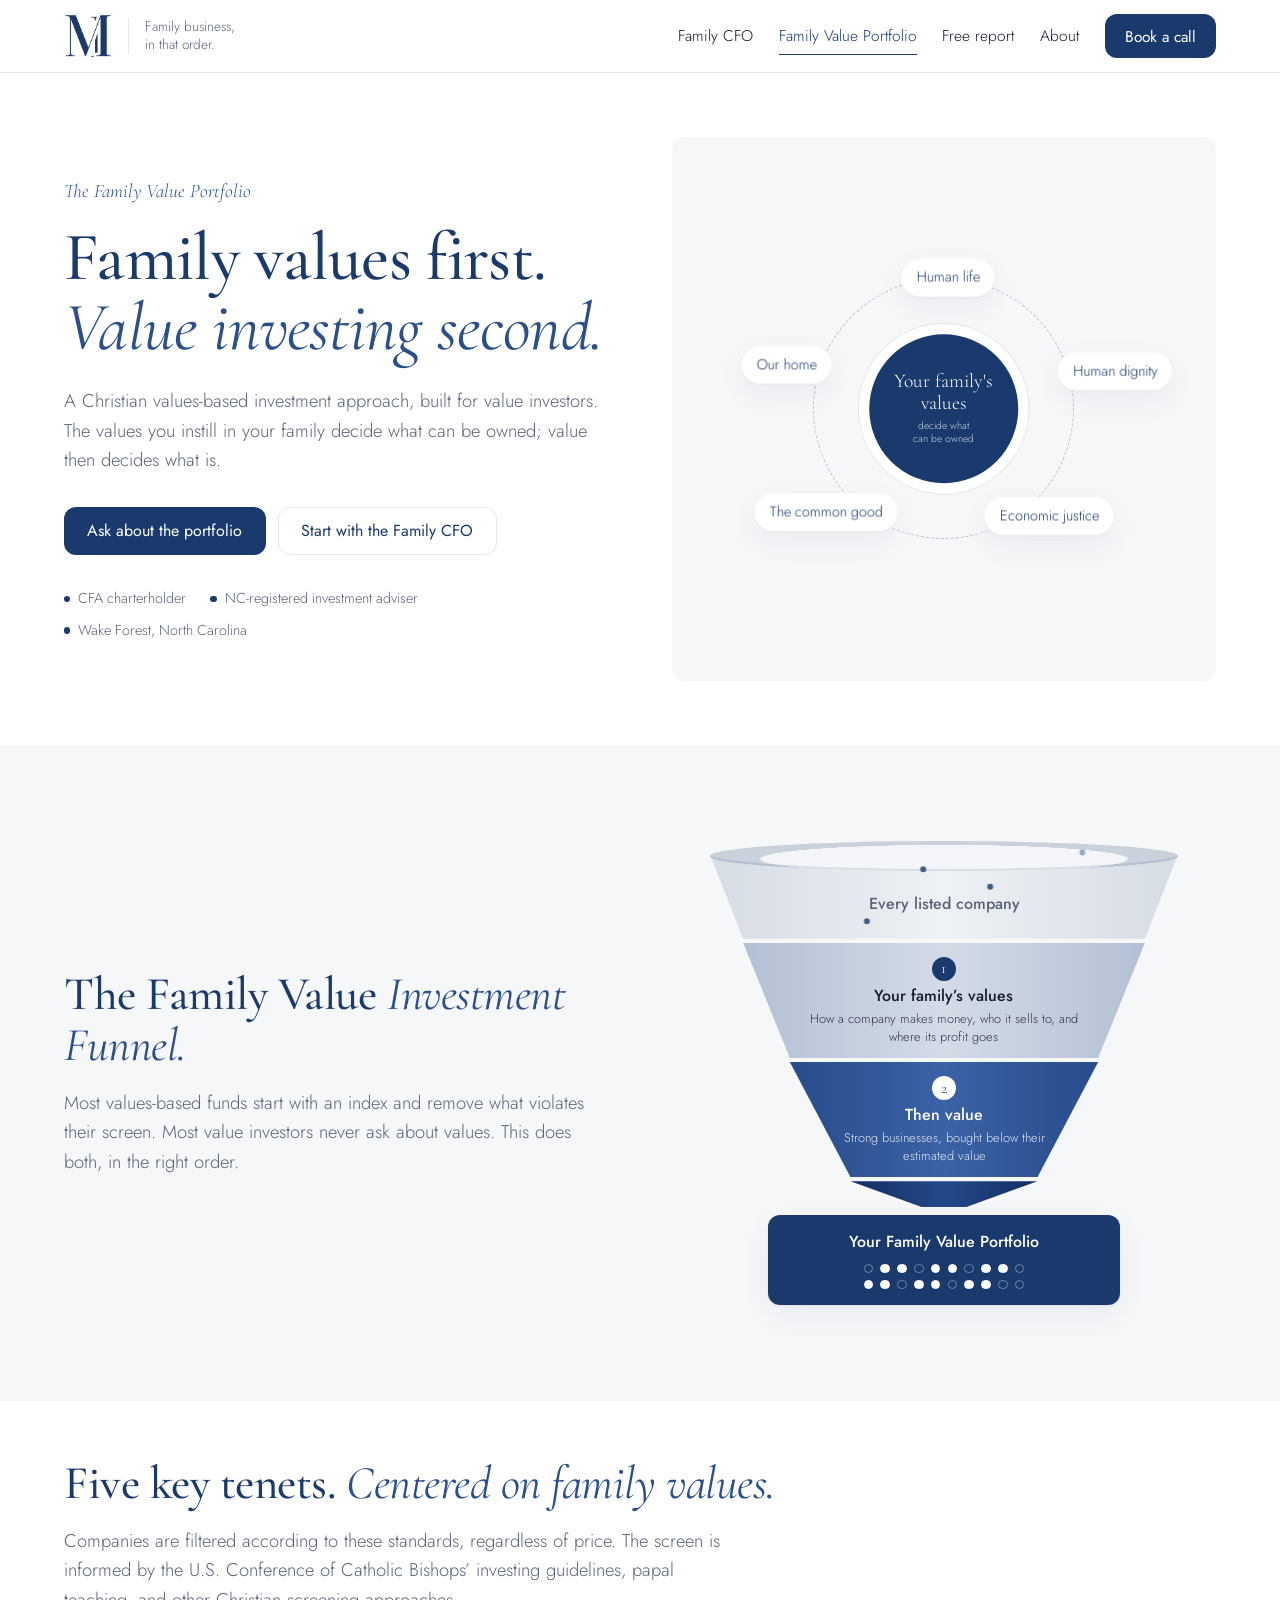
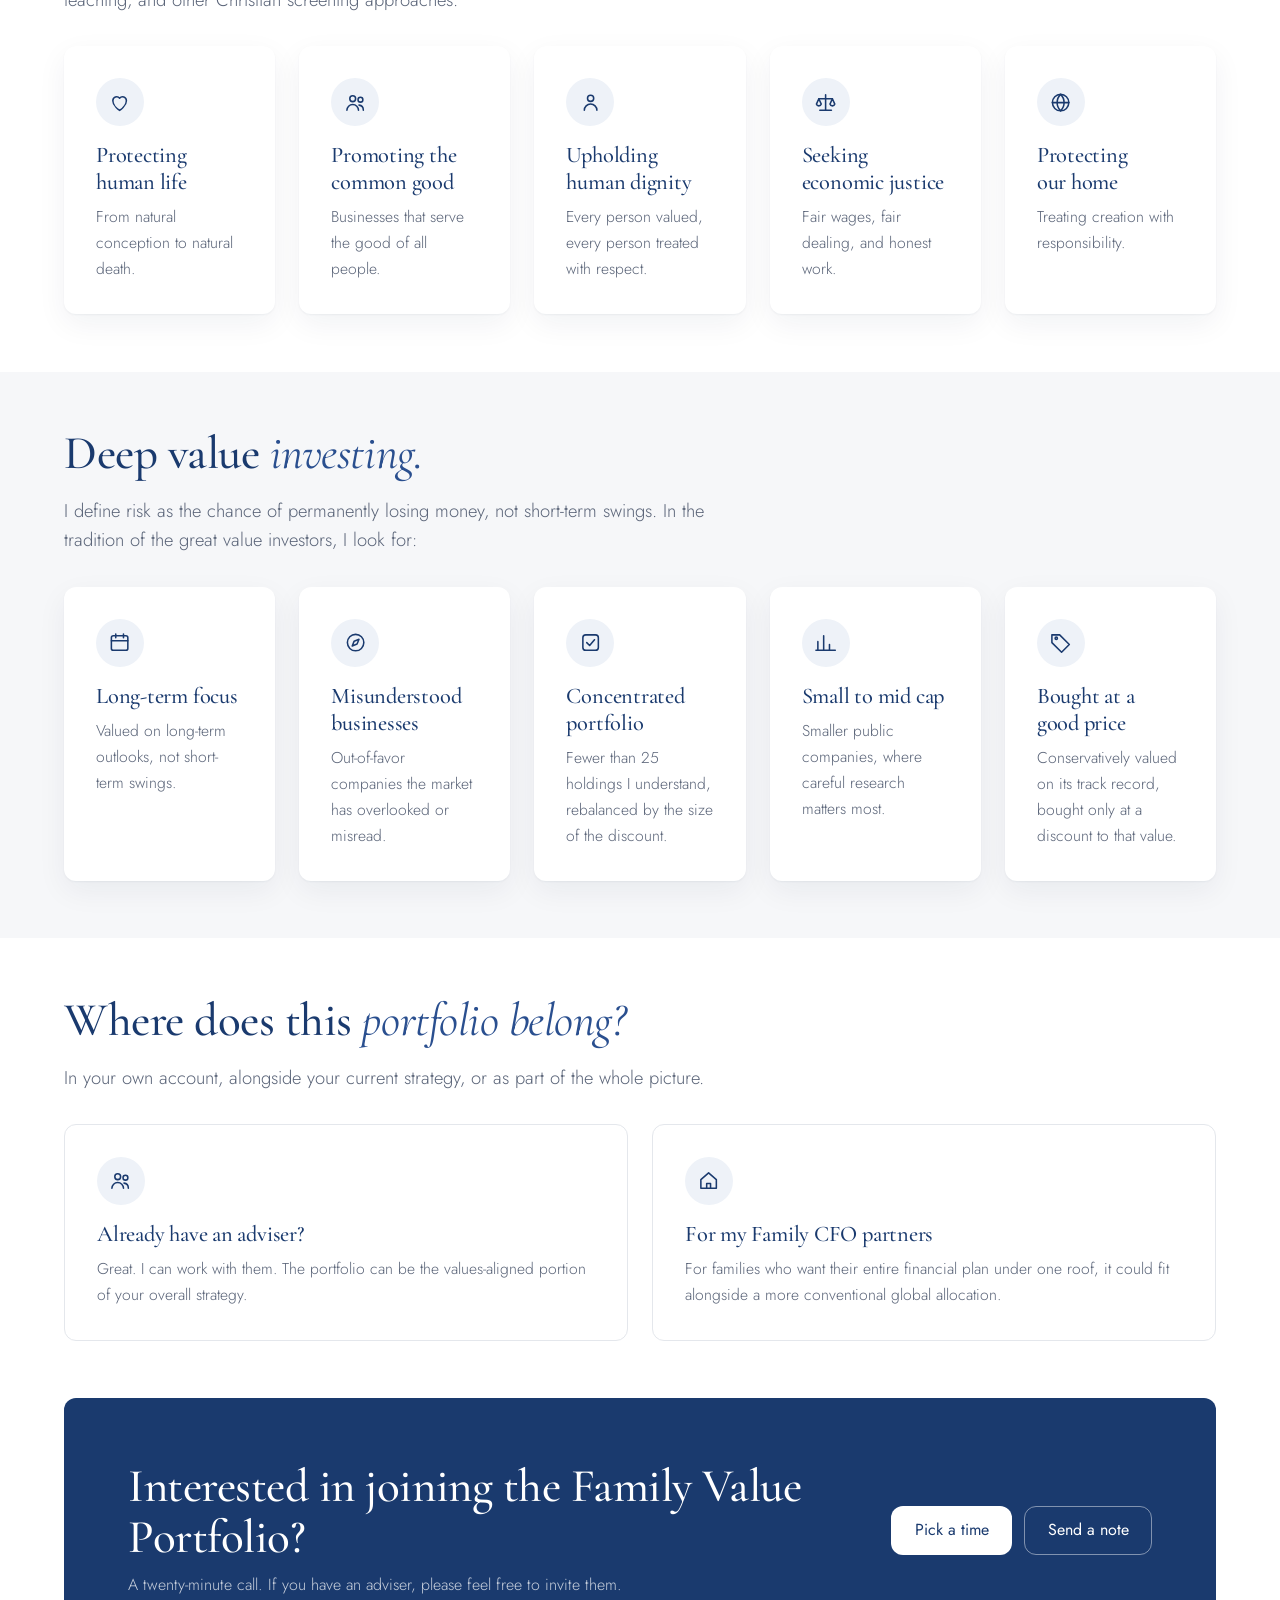
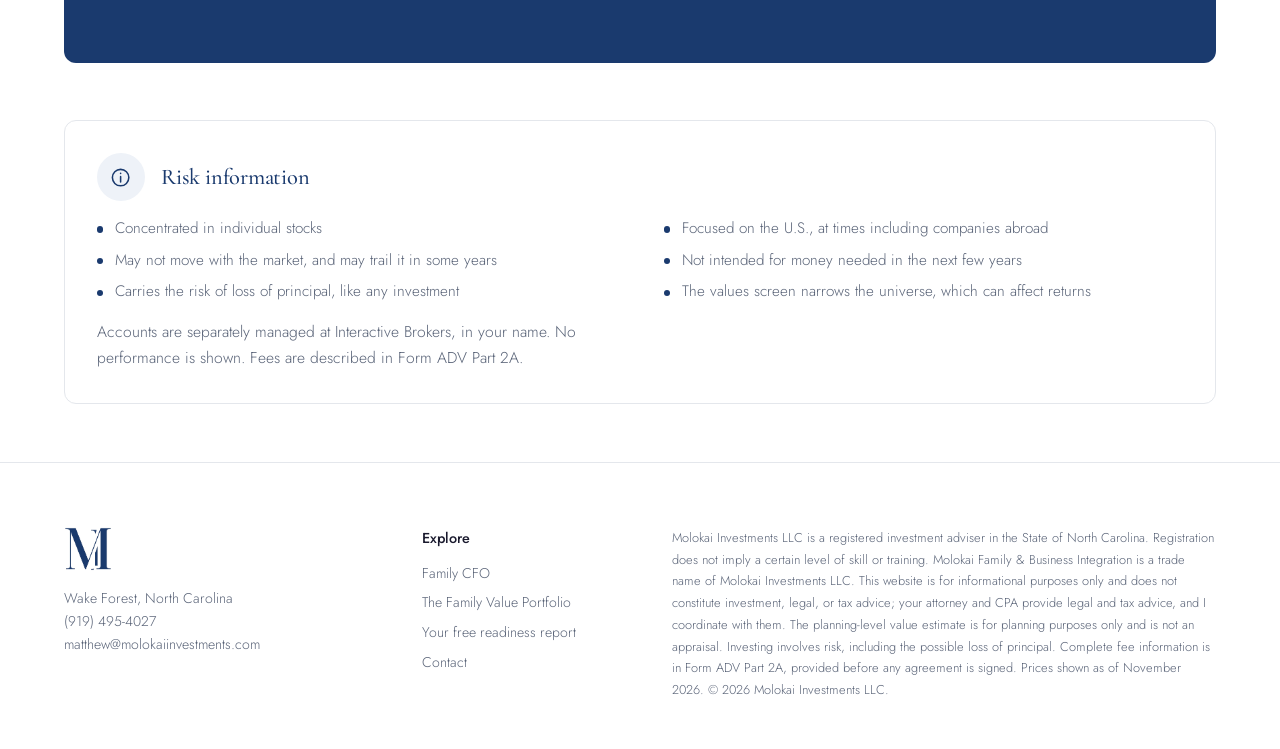
<file: strategy.html>
<!DOCTYPE html>
<html lang="en">
<head>
  <meta charset="UTF-8" />
  <meta name="viewport" content="width=device-width, initial-scale=1" />
  <title>The Family Value Portfolio | Molokai Investments</title>
  <meta name="description" content="Family values first, value investing second. A Christian values-based, concentrated portfolio held in your own name at Interactive Brokers." />
  <link rel="icon" type="image/png" href="logo.png" />
  <link rel="preconnect" href="https://fonts.googleapis.com" />
  <link rel="preconnect" href="https://fonts.gstatic.com" crossorigin />
  <link href="https://fonts.googleapis.com/css2?family=Cormorant+Garamond:ital,wght@0,400;0,500;0,600;1,400;1,500&family=Jost:wght@300;400;500&display=swap" rel="stylesheet" />
  <link rel="stylesheet" href="style.css?v=202611091757" />
  <script async src="https://www.googletagmanager.com/gtag/js?id=AW-18529261772"></script>
  <script>window.dataLayer=window.dataLayer||[];function gtag(){dataLayer.push(arguments);}gtag('js',new Date());gtag('config','AW-18529261772');</script>
</head>
<body>
<header class="nav">
  <div class="container">
    <a class="brand" href="index.html"><img src="logo.png" alt="Molokai Investments" /><span>Family business,<br />in that order.</span></a>
    <button class="menu-toggle" aria-expanded="false" aria-controls="menu">Menu</button>
    <nav class="menu" id="menu" aria-label="Main"><a href="family-cfo.html">Family CFO</a><a href="strategy.html" aria-current="page">Family Value Portfolio</a><a href="report.html">Free report</a><a href="about.html">About</a><a href="contact.html" class="btn btn--primary">Book a call</a></nav>
  </div>
</header>
<script>document.querySelector('.menu-toggle').addEventListener('click',function(){var m=document.getElementById('menu');var o=m.classList.toggle('open');this.setAttribute('aria-expanded',o)});</script>
<section class="hero">
  <div class="container split">
    <div>
      <p class="kicker">The Family Value Portfolio</p>
      <h1>Family values first. <em>Value investing second.</em></h1>
      <p class="lead">A Christian values-based investment approach, built for value investors. The values you instill in your family decide what can be owned; value then decides what is.</p>
      <div class="actions"><a class="btn btn--primary" href="contact.html">Ask about the portfolio</a><a class="btn btn--secondary" href="family-cfo.html">Start with the Family CFO</a></div>
      <div class="trust"><span>CFA charterholder</span><span>NC-registered investment adviser</span><span>Wake Forest, North Carolina</span></div>
    </div>
    <div class="art"><div class="orbit orbit--penta" role="img" aria-label="Your family's values at the center, surrounded by Human life, Human dignity, Economic justice, The common good, Our home.">
  <div class="center">Your family's values<small>decide what can be owned</small></div><span class="o c" style="left:50.0%;top:22.0%">Human life</span><span class="o r" style="left:76.6%;top:41.3%">Human dignity</span><span class="o r" style="left:66.5%;top:72.7%">Economic justice</span><span class="o l" style="left:33.5%;top:72.7%">The common good</span><span class="o l" style="left:23.4%;top:41.3%">Our home</span>
</div></div><script>
(function(){
  var o=document.querySelector('.orbit--penta'); if(!o) return;
  if(window.matchMedia && matchMedia('(prefers-reduced-motion: reduce)').matches) return;
  var pills=[].slice.call(o.querySelectorAll('.o')), n=pills.length, W=0, size=[], t0=null, off=0, paused=false, pt=0, run=false;
  var PERIOD=90000, R=.32;
  function measure(){
    W=o.clientWidth; R=.28;
    pills.forEach(function(el){el.style.fontSize='';});
    size=pills.map(function(el){return [el.offsetWidth, el.offsetHeight, parseFloat(getComputedStyle(el).paddingLeft)]});
    var art=o.parentNode.getBoundingClientRect(), ob=o.getBoundingClientRect(), padR=Math.min(ob.left-art.left, art.right-ob.right);
    /* shrink label text only as much as the widest label needs to stay inside the card */
    var ratio=1;
    size.forEach(function(sz){ var room=W*(.5-R)+padR-4+.6*sz[2]; if(sz[0]>room) ratio=Math.min(ratio, room/sz[0]); });
    if(ratio<1){ var fs=parseFloat(getComputedStyle(pills[0]).fontSize)*ratio*.98; pills.forEach(function(el){el.style.fontSize=fs+'px';});
      size=pills.map(function(el){return [el.offsetWidth, el.offsetHeight, parseFloat(getComputedStyle(el).paddingLeft)]}); }
    /* keep labels clear of the center */
    var cw=o.querySelector('.center').offsetWidth, Rc=cw/2+W*.024+3, cx=W/2, cy=W/2;
    function clear(r){ for(var deg=0;deg<72;deg+=3) for(var i=0;i<n;i++){ var a=(deg-90+i*360/n)*Math.PI/180, c=Math.cos(a), sn=Math.sin(a), w=size[i][0], h=size[i][1], pad=size[i][2];
      var l=W*(.5+r*c)-w*(.5-.5*c)-pad*.6*c, t=W*(.5+r*sn)-h/2, nx=Math.max(l,Math.min(cx,l+w)), ny=Math.max(t,Math.min(cy,t+h)); if(Math.hypot(nx-cx,ny-cy)<Rc) return false; } return true; }
    while(!clear(R) && R<.36) R+=.01;
    o.style.setProperty('--ring', (50-R*100)+'%');
  }
  function place(deg){
    pills.forEach(function(el,i){
      var a=(deg+i*360/n)*Math.PI/180, c=Math.cos(a), s=Math.sin(a), w=size[i][0], h=size[i][1], pad=size[i][2];
      var x=W*(.5+R*c), y=W*(.5+R*s);
      var left=x - w*(.5-.5*c) - pad*.6*c;      /* label grows outward from the ring */
      el.style.transform='translate3d('+left.toFixed(2)+'px,'+(y-h/2).toFixed(2)+'px,0)';
    });
  }
  function step(ts){ if(!run) return; if(t0===null){t0=ts;pt=ts;} if(paused){off+=ts-pt;} else { place(-90+((ts-t0-off)/PERIOD)*360); } pt=ts; requestAnimationFrame(step); }
  o.classList.add('spinning'); measure(); place(-90);
  window.addEventListener('resize',function(){measure();});
  o.addEventListener('mouseenter',function(){paused=true}); o.addEventListener('mouseleave',function(){paused=false});
  if('IntersectionObserver' in window){ new IntersectionObserver(function(e){ var v=e[0].isIntersecting; if(v&&!run){run=true;t0=null;off=0;requestAnimationFrame(step);} else if(!v) run=false; }).observe(o);} else {run=true;requestAnimationFrame(step)}
})();
</script>
  </div>
</section>
<section class="section section--ground">
  <div class="container split">
    <div><h2>The Family Value <em>Investment Funnel.</em></h2><p class="lead" style="margin-top:var(--s2)">Most values-based funds start with an index and remove what violates their screen. Most value investors never ask about values. This does both, in the right order.</p></div>
    <div class="art"><figure class="fun" role="img" aria-label="A funnel: every listed company, narrowed first by your family's values, then by value, into your Family Value Portfolio.">
  <div class="fun-rim"></div>
  <div class="fun-t t0"><div class="in"><b>Every listed company</b></div></div>
  <div class="fun-t t1"><div class="in"><span class="n">1</span><b>Your family&rsquo;s values</b><small>How a company makes money, who it sells to, and where its profit goes</small></div></div>
  <div class="fun-t t2"><div class="in"><span class="n">2</span><b>Then value</b><small>Strong businesses, bought below their estimated value</small></div></div>
  <div class="fun-neck"></div>
  <div class="fun-out"><span>Your Family Value Portfolio</span><span class="slots"><i class="on"></i><i class="on"></i><i class="on"></i><i class="on"></i><i class="on"></i><i class="on"></i><i class="on"></i><i class="on"></i><i class="on"></i><i class="on"></i><i class="on"></i><i class="on"></i><i class="on"></i><i class="on"></i><i class="on"></i><i class="on"></i><i class="on"></i><i class="on"></i><i class="on"></i><i class="on"></i></span></div>
</figure>
<ol class="fun-key">
  <li><span class="n">1</span><span><b>Your family&rsquo;s values</b> How a company makes money, who it sells to, and where its profit goes</span></li>
  <li><span class="n">2</span><span><b>Then value</b> Strong businesses, bought below their estimated value</span></li>
</ol></div>
<script>
(function(){
  var f=document.querySelector('.fun'); if(!f) return;
  if(window.matchMedia && matchMedia('(prefers-reduced-motion: reduce)').matches) return;
  var c=document.createElement('canvas'); c.className='fun-flow'; f.appendChild(c);
  var g=c.getContext('2d'), W=0,H=0,dpr=1, segs=[], dots=[], last=0, acc=0, run=false, seed=3;
  function rnd(){seed=(seed*9301+49297)%233280;return seed/233280}
  function measure(){
    var r=f.getBoundingClientRect(); dpr=window.devicePixelRatio||1; W=r.width; H=r.height;
    c.width=W*dpr; c.height=H*dpr; c.style.width=W+'px'; c.style.height=H+'px'; g.setTransform(dpr,0,0,dpr,0,0);
    function y(el){var b=el.getBoundingClientRect();return [b.top-r.top,b.bottom-r.top]}
    var t=f.querySelectorAll('.fun-t'), n=f.querySelector('.fun-neck'), o=f.querySelector('.fun-out');
    var y0=y(t[0]),y1=y(t[1]),y2=y(t[2]),yn=y(n),yo=y(o);
    /* half-width of the funnel (as a share of the width) at the top and bottom of each part */
    segs=[[0,y0[0],.5,.5],[y0[0],y0[1],.5,.43],[y1[0],y1[1],.43,.33],[y2[0],y2[1],.33,.2],[yn[0],yn[1],.2,.05],[yo[0],yo[1],.05,.05]];
    f._cut1=(y1[0]+y1[1])/2; f._cut2=(y2[0]+y2[1])/2; f._end=yo[0]+6; f._navy=y2[0];
  }
  function half(yy){for(var i=0;i<segs.length;i++){var s=segs[i]; if(yy<=s[1]||i==segs.length-1){var k=s[1]>s[0]?Math.max(0,Math.min(1,(yy-s[0])/(s[1]-s[0]))):0; return (s[2]+(s[3]-s[2])*k)*W;}}return 0}
  var slots=[].slice.call(f.querySelectorAll('.slots i'));
  slots.forEach(function(el,i){ if(i%3!==0 && i<18) return; el.classList.remove('on'); });   /* start partly filled */
  function land(){
    var empty=slots.filter(function(el){return !el.classList.contains('on')});
    if(!empty.length){ var full=slots[Math.floor(rnd()*slots.length)]; full.classList.add('sold'); full.classList.remove('on');
      setTimeout(function(){full.classList.remove('sold')},700); empty=[full]; }
    var el=empty[Math.floor(rnd()*empty.length)]; setTimeout(function(){el.classList.add('on','new'); setTimeout(function(){el.classList.remove('new')},600)},empty.length===1?350:0);
  }
  var lastSwap=-1e9;
  function full(){return slots.every(function(el){return el.classList.contains('on')})}
  function spawn(){ var r=rnd(), fate=r<.55?1:(r<.8?2:0);
    if(fate===0&&full()){ var now=performance.now(); if(now-lastSwap<14000) fate=2; else lastSwap=now; }
    dots.push({u:(rnd()*2-1)*.8, y:2, v:42+rnd()*18, fate:fate, out:0, dx:0, a:0}); }
  function step(ts){
    if(!run){last=0;return}
    if(!last) last=ts; var dt=Math.min(.05,(ts-last)/1000); last=ts; acc+=dt;
    if(acc>.32){acc=0; spawn();}
    g.clearRect(0,0,W,H);
    for(var i=dots.length-1;i>=0;i--){
      var d=dots[i];
      if(!d.out){
        d.v+=dt*14; d.y+=d.v*dt; d.a=Math.min(1,d.a+dt*3);
        if((d.fate==1&&d.y>f._cut1)||(d.fate==2&&d.y>f._cut2)){ d.out=1; d.x=W/2+d.u*half(d.y)*.82; d.dx=(d.u<0?-1:1)*(60+rnd()*40); }
      } else { d.x+=d.dx*dt; d.y+=d.v*.35*dt; d.a-=dt*1.4; }
      if(!d.out&&d.y>f._end){land();dots.splice(i,1);continue;}
      if(d.a<=0){dots.splice(i,1);continue;}
      var x=d.out?d.x:W/2+d.u*half(d.y)*.82;
      var fade=d.y>f._end-30?Math.max(0,(f._end-d.y)/30):1;
      g.globalAlpha=Math.max(0,d.a)*fade*.8;
      g.beginPath(); g.arc(x,d.y,3,0,6.283);
      g.fillStyle=d.out?'#8a9ab5':(d.y>f._navy?'#ffffff':'#1a3a6e'); g.fill();
    }
    g.globalAlpha=1; requestAnimationFrame(step);
  }
  measure(); window.addEventListener('resize',measure);
  if('IntersectionObserver' in window){ new IntersectionObserver(function(e){ var v=e[0].isIntersecting; if(v&&!run){run=true;requestAnimationFrame(step)} else if(!v) run=false; }).observe(f);} else {run=true;requestAnimationFrame(step)}
})();
</script>
  </div>
</section>
<section class="section">
  <div class="container">
    <div class="head"><h2>Five key tenets. <em>Centered on family values.</em></h2><p class="lead">Companies are filtered according to these standards, regardless of price. The screen is informed by the U.S. Conference of Catholic Bishops&rsquo; investing guidelines, papal teaching, and other Christian screening approaches.</p></div>
    <div class="grid grid-5 compact"><div class="card"><span class="icon" aria-hidden="true"><svg viewBox="0 0 24 24"><path d="M12 20s-7-4.4-7-10a4 4 0 0 1 7-2.6A4 4 0 0 1 19 10c0 5.6-7 10-7 10z"/></svg></span><h3>Protecting human life</h3><p>From natural conception to natural death.</p></div><div class="card"><span class="icon" aria-hidden="true"><svg viewBox="0 0 24 24"><circle cx="9" cy="8" r="3"/><circle cx="17" cy="9" r="2.5"/><path d="M3 20c0-3.3 2.7-6 6-6s6 2.7 6 6"/><path d="M15.5 14.6c2.6.2 4.5 2.4 4.5 5.4"/></svg></span><h3>Promoting the common good</h3><p>Businesses that serve the good of all people.</p></div><div class="card"><span class="icon" aria-hidden="true"><svg viewBox="0 0 24 24"><circle cx="12" cy="7.5" r="3.2"/><path d="M5.5 20c0-3.6 2.9-6.5 6.5-6.5s6.5 2.9 6.5 6.5"/></svg></span><h3>Upholding human dignity</h3><p>Every person valued, every person treated with respect.</p></div><div class="card"><span class="icon" aria-hidden="true"><svg viewBox="0 0 24 24"><path d="M12 4v16M6 20h12M5 8h14"/><path d="M5 8l-2.5 5.5a2.6 2.6 0 0 0 5 0zM19 8l-2.5 5.5a2.6 2.6 0 0 0 5 0z"/></svg></span><h3>Seeking economic justice</h3><p>Fair wages, fair dealing, and honest work.</p></div><div class="card"><span class="icon" aria-hidden="true"><svg viewBox="0 0 24 24"><circle cx="12" cy="12" r="8.5"/><path d="M3.5 12h17M12 3.5c2.4 2.3 3.6 5.1 3.6 8.5s-1.2 6.2-3.6 8.5c-2.4-2.3-3.6-5.1-3.6-8.5s1.2-6.2 3.6-8.5z"/></svg></span><h3>Protecting our home</h3><p>Treating creation with responsibility.</p></div></div>
  </div>
</section>
<section class="section section--ground">
  <div class="container">
    <div class="head"><h2>Deep value <em>investing.</em></h2><p class="lead">I define risk as the chance of permanently losing money, not short-term swings. In the tradition of the great value investors, I look for:</p></div>
    <div class="grid grid-5 compact"><div class="card"><span class="icon" aria-hidden="true"><svg viewBox="0 0 24 24"><rect x="3.5" y="5" width="17" height="15" rx="2"/><path d="M3.5 10h17M8 3v4M16 3v4"/></svg></span><h3>Long-term focus</h3><p>Valued on long-term outlooks, not short-term swings.</p></div><div class="card"><span class="icon" aria-hidden="true"><svg viewBox="0 0 24 24"><circle cx="12" cy="12" r="8.5"/><path d="M15.5 8.5l-2 5-5 2 2-5z"/></svg></span><h3>Misunderstood businesses</h3><p>Out-of-favor companies the market has overlooked or misread.</p></div><div class="card"><span class="icon" aria-hidden="true"><svg viewBox="0 0 24 24"><rect x="4" y="4" width="16" height="16" rx="3"/><path d="M8 12l3 3 5-6"/></svg></span><h3>Concentrated portfolio</h3><p>Fewer than 25 holdings I understand, rebalanced by the size of the discount.</p></div><div class="card"><span class="icon" aria-hidden="true"><svg viewBox="0 0 24 24"><path d="M4 20V11M10 20V5M16 20v-6M2 20h20"/></svg></span><h3>Small to mid cap</h3><p>Smaller public companies, where careful research matters most.</p></div><div class="card"><span class="icon" aria-hidden="true"><svg viewBox="0 0 24 24"><path d="M3 12V4h8l10 10-8 8z"/><circle cx="7.5" cy="7.5" r="1.2"/></svg></span><h3>Bought at a good price</h3><p>Conservatively valued on its track record, bought only at a discount to that value.</p></div></div>
  </div>
</section>
<section class="section">
  <div class="container">
    <div class="head"><h2>Where does this <em>portfolio belong?</em></h2><p class="lead">In your own account, alongside your current strategy, or as part of the whole picture.</p></div>
    <div class="grid grid-2">
      <div class="card card--flat"><span class="icon" aria-hidden="true"><svg viewBox="0 0 24 24"><circle cx="9" cy="8" r="3"/><circle cx="17" cy="9" r="2.5"/><path d="M3 20c0-3.3 2.7-6 6-6s6 2.7 6 6"/><path d="M15.5 14.6c2.6.2 4.5 2.4 4.5 5.4"/></svg></span><h3>Already have an adviser?</h3><p>Great. I can work with them. The portfolio can be the values-aligned portion of your overall strategy.</p></div>
      <div class="card card--flat"><span class="icon" aria-hidden="true"><svg viewBox="0 0 24 24"><path d="M4 11l8-7 8 7v9H4z"/><path d="M10 20v-5h4v5"/></svg></span><h3>For my Family CFO partners</h3><p>For families who want their entire financial plan under one roof, it could fit alongside a more conventional global allocation.</p></div>
    </div>
  </div>
</section>
<section class="section section--tight">
  <div class="container">
    <div class="cta">
      <div><h2>Interested in joining the Family Value Portfolio?</h2><p>A twenty-minute call. If you have an adviser, please feel free to invite them.</p></div>
      <div class="actions"><a class="btn btn--light" href="https://outlook.office.com/book/MolokaiInvestments@molokaiinvestments.com/?ismsaljsauthenabled" target="_blank" rel="noopener">Pick a time</a><a class="btn btn--ghost-light" href="contact.html">Send a note</a></div>
    </div>
  </div>
</section>
<section class="section section--tight">
  <div class="container">
    <div class="card risk">
      <div class="risk-head"><span class="icon" aria-hidden="true"><svg viewBox="0 0 24 24"><circle cx="12" cy="12" r="8.5"/><path d="M12 11v5.5M12 7.6v.2"/></svg></span><h3>Risk information</h3></div>
      <ul>
        <li>Concentrated in individual stocks</li>
        <li>Focused on the U.S., at times including companies abroad</li>
        <li>May not move with the market, and may trail it in some years</li>
        <li>Not intended for money needed in the next few years</li>
        <li>Carries the risk of loss of principal, like any investment</li>
        <li>The values screen narrows the universe, which can affect returns</li>
      </ul>
      <p class="small">Accounts are separately managed at Interactive Brokers, in your name. No performance is shown. Fees are described in Form ADV Part 2A.</p>
    </div>
  </div>
</section>
<footer class="footer">
  <div class="container">
    <div><img src="logo.png" alt="Molokai Investments" /><p>Wake Forest, North Carolina<br /><a href="tel:+19194954027">(919) 495-4027</a><br /><a href="mailto:matthew@molokaiinvestments.com">matthew@molokaiinvestments.com</a></p></div>
    <div><h4>Explore</h4><ul><li><a href="family-cfo.html">Family CFO</a></li><li><a href="strategy.html">The Family Value Portfolio</a></li><li><a href="report.html">Your free readiness report</a></li><li><a href="contact.html">Contact</a></li></ul></div>
    <p class="legal">Molokai Investments LLC is a registered investment adviser in the State of North Carolina. Registration does not imply a certain level of skill or training. Molokai Family &amp; Business Integration is a trade name of Molokai Investments LLC. This website is for informational purposes only and does not constitute investment, legal, or tax advice; your attorney and CPA provide legal and tax advice, and I coordinate with them. The planning-level value estimate is for planning purposes only and is not an appraisal. Investing involves risk, including the possible loss of principal. Complete fee information is in Form ADV Part 2A, provided before any agreement is signed. Prices shown as of November 2026. &copy; 2026 Molokai Investments LLC.</p>
  </div>
</footer>
</body>
</html>
</file>
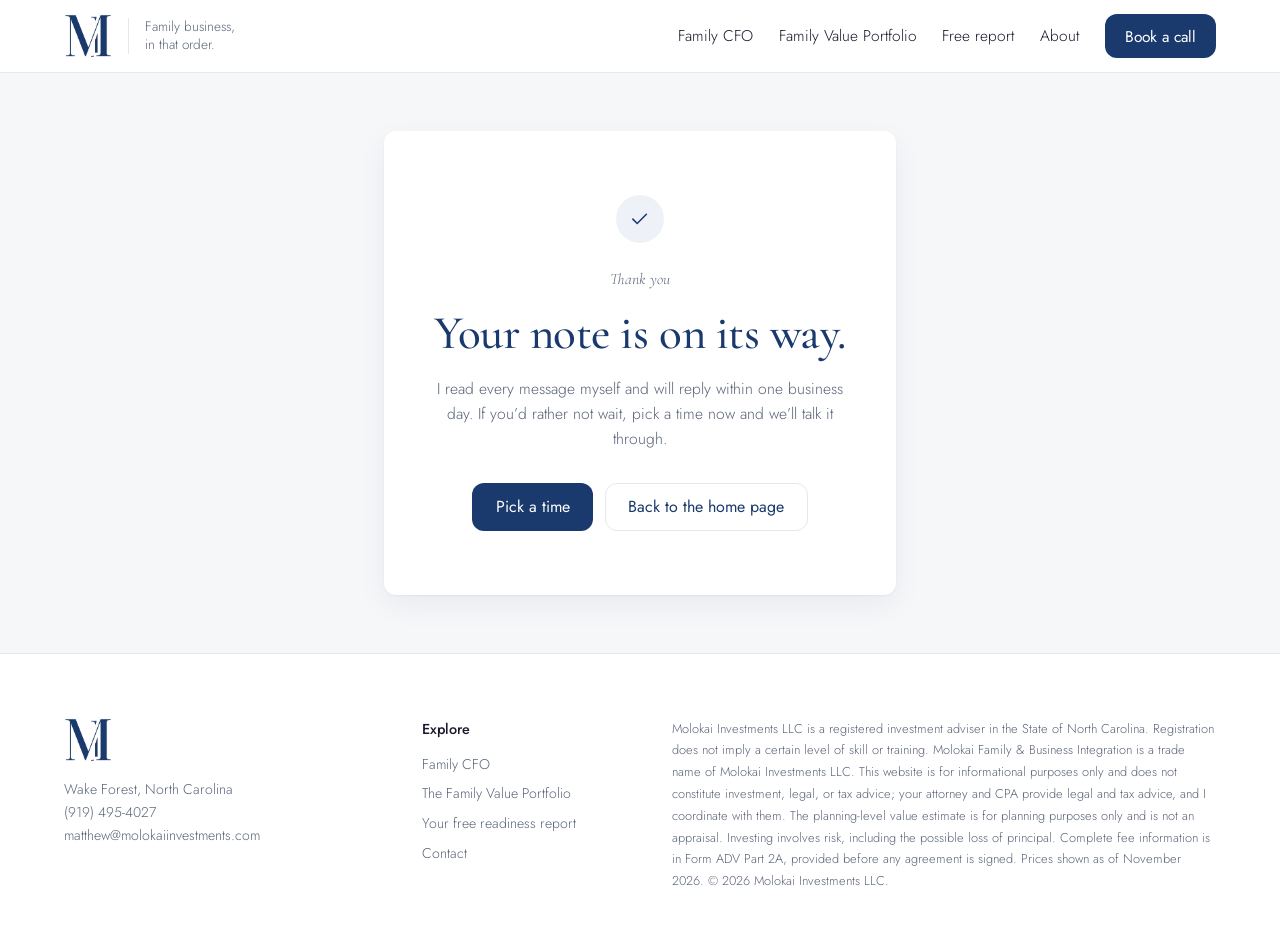
<file: thanks.html>
<!DOCTYPE html>
<html lang="en">
<head>
  <meta charset="UTF-8" />
  <meta name="viewport" content="width=device-width, initial-scale=1" />
  <title>Thank you | Molokai Investments</title>
  <meta name="description" content="Thanks for your note. I reply within one business day." />
  <link rel="icon" type="image/png" href="logo.png" />
  <link rel="preconnect" href="https://fonts.googleapis.com" />
  <link rel="preconnect" href="https://fonts.gstatic.com" crossorigin />
  <link href="https://fonts.googleapis.com/css2?family=Cormorant+Garamond:ital,wght@0,400;0,500;0,600;1,400;1,500&family=Jost:wght@300;400;500&display=swap" rel="stylesheet" />
  <link rel="stylesheet" href="style.css?v=202611091757" />
  <script async src="https://www.googletagmanager.com/gtag/js?id=AW-18529261772"></script>
  <script>window.dataLayer=window.dataLayer||[];function gtag(){dataLayer.push(arguments);}gtag('js',new Date());gtag('config','AW-18529261772');</script>
</head>
<body>
<header class="nav">
  <div class="container">
    <a class="brand" href="index.html"><img src="logo.png" alt="Molokai Investments" /><span>Family business,<br />in that order.</span></a>
    <button class="menu-toggle" aria-expanded="false" aria-controls="menu">Menu</button>
    <nav class="menu" id="menu" aria-label="Main"><a href="family-cfo.html">Family CFO</a><a href="strategy.html">Family Value Portfolio</a><a href="report.html">Free report</a><a href="about.html">About</a><a href="contact.html" class="btn btn--primary">Book a call</a></nav>
  </div>
</header>
<script>document.querySelector('.menu-toggle').addEventListener('click',function(){var m=document.getElementById('menu');var o=m.classList.toggle('open');this.setAttribute('aria-expanded',o)});</script>
<section class="section section--ground">
  <div class="container" style="max-width:40rem">
    <div class="card" style="text-align:center;padding:var(--s6) var(--s5)">
      <span class="icon" style="margin:0 auto var(--s3)"><svg viewBox="0 0 24 24"><path d="M5 12.5l4.5 4.5L19 7.5"/></svg></span>
      <p class="kicker">Thank you</p>
      <h2>Your note is on its way.</h2>
      <p class="lead" style="margin:var(--s2) auto 0;max-width:30rem">I read every message myself and will reply within one business day. If you&rsquo;d rather not wait, pick a time now and we&rsquo;ll talk it through.</p>
      <div class="actions" style="justify-content:center;margin-top:var(--s4)"><a class="btn btn--primary" href="https://outlook.office.com/book/MolokaiInvestments@molokaiinvestments.com/?ismsaljsauthenabled" target="_blank" rel="noopener">Pick a time</a><a class="btn btn--secondary" href="index.html">Back to the home page</a></div>
    </div>
  </div>
</section>
<footer class="footer">
  <div class="container">
    <div><img src="logo.png" alt="Molokai Investments" /><p>Wake Forest, North Carolina<br /><a href="tel:+19194954027">(919) 495-4027</a><br /><a href="mailto:matthew@molokaiinvestments.com">matthew@molokaiinvestments.com</a></p></div>
    <div><h4>Explore</h4><ul><li><a href="family-cfo.html">Family CFO</a></li><li><a href="strategy.html">The Family Value Portfolio</a></li><li><a href="report.html">Your free readiness report</a></li><li><a href="contact.html">Contact</a></li></ul></div>
    <p class="legal">Molokai Investments LLC is a registered investment adviser in the State of North Carolina. Registration does not imply a certain level of skill or training. Molokai Family &amp; Business Integration is a trade name of Molokai Investments LLC. This website is for informational purposes only and does not constitute investment, legal, or tax advice; your attorney and CPA provide legal and tax advice, and I coordinate with them. The planning-level value estimate is for planning purposes only and is not an appraisal. Investing involves risk, including the possible loss of principal. Complete fee information is in Form ADV Part 2A, provided before any agreement is signed. Prices shown as of November 2026. &copy; 2026 Molokai Investments LLC.</p>
  </div>
</footer>
<script>gtag('event','conversion',{'send_to':'AW-18529261772/HcKvCPWehqUdEMyxuINF'});</script>
</body>
</html>
</file>
<file: style.css>
/* =========================================================
   Molokai Investments — design system
   One spacing scale, one radius, one icon set, one rhythm.
   ========================================================= */
:root{
  --navy:#1a3a6e; --navy-deep:#0f2347; --navy-mid:#2a4f8f; --tint:#eef2f8;
  --ink:#1a1a2e; --muted:#5a6478; --soft:#8a9ab5; --line:#e4e7ec;
  --ground:#f6f7f9; --white:#ffffff;
  --warm:#f3e6cc; --warm-ink:#7a5214;
  --serif:'Cormorant Garamond',Georgia,serif; --sans:'Jost',system-ui,-apple-system,sans-serif;
  --r:12px; --pill:999px;
  --s1:.5rem; --s2:1rem; --s3:1.5rem; --s4:2rem; --s5:3rem; --s6:4rem; --s7:6rem;
  --section:clamp(2.75rem,4.5vw,4.5rem);
  --gutter:clamp(1.25rem,5vw,4.5rem);
  --max:1320px;
  --shadow:0 1px 2px rgba(15,35,71,.05),0 10px 30px rgba(15,35,71,.06);
}
html{font-size:clamp(16px,.22vw + 13.2px,18.5px);scroll-behavior:smooth;-webkit-text-size-adjust:100%}
@media (prefers-reduced-motion:reduce){html{scroll-behavior:auto}*,*::before,*::after{animation:none!important;transition:none!important}}
*,*::before,*::after{box-sizing:border-box;margin:0;padding:0}
body{font-family:var(--sans);font-weight:300;font-size:1rem;line-height:1.65;color:var(--ink);background:var(--white);-webkit-font-smoothing:antialiased}
img,svg{display:block;max-width:100%}
a{color:var(--navy)}
:focus-visible{outline:2px solid var(--navy-mid);outline-offset:3px;border-radius:4px}
strong,b{font-weight:500}

/* ---------- type ---------- */
h1,h2,h3{font-family:var(--serif);font-weight:500;color:var(--navy);letter-spacing:-.01em}
h1{font-size:clamp(2.6rem,1.7rem + 3.2vw,4.4rem);line-height:1.02}
h2{font-size:clamp(2rem,1.5rem + 1.8vw,3rem);line-height:1.08}
h3{font-size:1.4rem;line-height:1.2}
h1 em,h2 em{font-style:italic;font-weight:400;color:var(--navy-mid)}
p{max-width:62ch}
.lead{font-size:1.15rem;line-height:1.6;color:var(--muted)}
.small{font-size:.9rem;color:var(--muted)}
.kicker{font-family:var(--serif);font-style:italic;font-size:1.2rem;color:var(--navy-mid);margin-bottom:var(--s2)}

/* ---------- layout ---------- */
.container{width:100%;max-width:var(--max);margin:0 auto;padding:0 var(--gutter)}
.section{padding:var(--section) 0}
.section--ground{background:var(--ground)}
.section--tight{padding-top:0}
.section:not(.section--ground)+.section:not(.section--ground),.section--ground+.section--ground{padding-top:0}
.head{max-width:46rem;margin-bottom:var(--s4)}
.head h2{margin-bottom:var(--s2)}
.grid{display:grid;gap:var(--s3)}
.grid-2{grid-template-columns:repeat(2,minmax(0,1fr))}
.grid-3{grid-template-columns:repeat(3,minmax(0,1fr))}
.grid-4{grid-template-columns:repeat(4,minmax(0,1fr))}
.split{display:grid;grid-template-columns:minmax(0,1fr) minmax(0,1fr);gap:clamp(2rem,5vw,5rem);align-items:center}
@media (max-width:1000px){.grid-4{grid-template-columns:repeat(2,minmax(0,1fr))}}
@media (max-width:860px){.grid-2,.grid-3,.split{grid-template-columns:1fr}}
@media (max-width:560px){.grid-4{grid-template-columns:1fr}}

/* ---------- surfaces ---------- */
.card{background:var(--white);border-radius:var(--r);padding:var(--s4);box-shadow:var(--shadow)}
.section--ground .card{box-shadow:var(--shadow)}
.card h3{margin-bottom:var(--s1)}
.card p{color:var(--muted);font-size:.98rem}
.card--navy{background:var(--navy);color:#dfe5ef}
.card--navy h3{color:#fff}.card--navy p{color:#dfe5ef}
.card--flat{box-shadow:none;border:1px solid var(--line)}
.card .more{display:inline-block;margin-top:var(--s2);font-size:.95rem;text-decoration:none;font-weight:400}
.card .more::after{content:"";display:inline-block;width:.45em;height:.45em;border-right:1.5px solid currentColor;border-top:1.5px solid currentColor;transform:rotate(45deg);margin-left:.45em;vertical-align:.08em}
.card--navy .more{color:#fff}
a.card{display:block;text-decoration:none;color:inherit;transition:transform .15s ease,box-shadow .15s ease}
a.card:hover{transform:translateY(-2px);box-shadow:0 2px 4px rgba(15,35,71,.06),0 16px 40px rgba(15,35,71,.10)}

/* ---------- icons ---------- */
.icon{width:3rem;height:3rem;border-radius:50%;background:var(--tint);display:flex;align-items:center;justify-content:center;margin-bottom:var(--s2);flex:none}
.icon svg{width:1.45rem;height:1.45rem;fill:none;stroke:var(--navy);stroke-width:1.6;stroke-linecap:round;stroke-linejoin:round}
.card--navy .icon{background:rgba(255,255,255,.12)}.card--navy .icon svg{stroke:#fff}

/* ---------- buttons ---------- */
.btn{display:inline-flex;align-items:center;justify-content:center;min-height:3rem;padding:0 1.4rem;border-radius:var(--r);font-family:var(--sans);font-size:1rem;font-weight:400;text-decoration:none;border:1px solid transparent;cursor:pointer;transition:background .15s,border-color .15s,color .15s;white-space:nowrap}
.btn--primary{background:var(--navy);color:#fff}.btn--primary:hover{background:var(--navy-deep)}
.btn--secondary{background:var(--white);color:var(--navy);border-color:var(--line)}.btn--secondary:hover{border-color:var(--navy)}
.btn--light{background:#fff;color:var(--navy)}.btn--light:hover{background:var(--tint)}
.btn--ghost-light{background:transparent;color:#fff;border-color:rgba(255,255,255,.45)}.btn--ghost-light:hover{border-color:#fff}
.actions{display:flex;flex-wrap:wrap;gap:var(--s1) .75rem;margin-top:var(--s4)}
@media (max-width:480px){.actions .btn{width:100%}}

/* ---------- nav ---------- */
.nav{position:sticky;top:0;z-index:50;background:rgba(255,255,255,.96);backdrop-filter:saturate(1.4) blur(10px);border-bottom:1px solid var(--line)}
.nav .container{display:flex;align-items:center;justify-content:space-between;gap:var(--s3);min-height:4.5rem}
.brand{display:flex;align-items:center;gap:var(--s2);text-decoration:none}
.brand img{height:2.75rem;width:auto}
.brand span{font-size:.85rem;color:var(--muted);line-height:1.3;padding-left:var(--s2);border-left:1px solid var(--line);max-width:11rem}
.menu{display:flex;align-items:center;gap:clamp(1rem,2vw,2rem)}
.menu a{font-size:.97rem;text-decoration:none;color:var(--ink);padding:.35rem 0;border-bottom:1.5px solid transparent}
.menu a:hover{color:var(--navy)}
.menu a[aria-current="page"]{color:var(--navy);border-bottom-color:var(--navy)}
.menu a.btn{color:#fff;border-bottom:0;padding:0 1.2rem;min-height:2.75rem}
.menu-toggle{display:none;align-items:center;gap:.5rem;background:none;border:1px solid var(--line);border-radius:var(--r);min-height:2.75rem;padding:0 1rem;font:inherit;color:var(--navy);cursor:pointer}
@media (max-width:960px){.brand span{display:none}}
@media (max-width:820px){
  .menu-toggle{display:inline-flex}
  .menu{display:none;position:absolute;top:100%;left:0;right:0;background:#fff;border-bottom:1px solid var(--line);flex-direction:column;align-items:stretch;gap:0;padding:var(--s1) var(--gutter) var(--s3)}
  .menu.open{display:flex}
  .menu a{padding:.9rem 0;border-bottom:1px solid var(--line)}
  .menu a[aria-current="page"]{border-bottom-color:var(--line);font-weight:500}
  .menu a.btn{margin-top:var(--s2);justify-content:center}
}

/* ---------- hero ---------- */
.hero{padding:clamp(2.5rem,5vw,4.5rem) 0 clamp(2.75rem,5vw,4.5rem)}
.hero h1{margin-bottom:var(--s3)}
.hero .lead{max-width:34rem}
.trust{display:flex;flex-wrap:wrap;gap:var(--s1) var(--s3);margin-top:var(--s4);font-size:.9rem;color:var(--muted)}
.trust span{display:inline-flex;align-items:center;gap:.5rem}
.trust span::before{content:"";width:.4rem;height:.4rem;border-radius:50%;background:var(--navy)}
.art{background:var(--ground);border-radius:var(--r);padding:clamp(1.5rem,3vw,2.5rem);display:flex;flex-direction:column;align-items:center;justify-content:center;min-height:100%}
.art-cap{font-family:var(--serif);font-style:italic;font-size:1.15rem;color:var(--navy-mid);text-align:center;margin-top:var(--s3)}

/* orbit */
.orbit{position:relative;width:100%;max-width:26rem;aspect-ratio:1}
.orbit::before{content:"";position:absolute;inset:12%;border-radius:50%;border:1.5px dashed var(--soft);opacity:.6}
.orbit .center{position:absolute;left:50%;top:50%;transform:translate(-50%,-50%);width:44%;aspect-ratio:1;border-radius:50%;background:var(--navy);color:#fff;display:flex;flex-direction:column;align-items:center;justify-content:center;text-align:center;padding:7%;font-family:var(--serif);font-size:clamp(1.15rem,1rem + .5vw,1.45rem);line-height:1.1;box-shadow:0 0 0 .75rem var(--white),0 0 0 calc(.75rem + 1px) var(--line)}
.orbit .center small{font-family:var(--sans);font-size:.72rem;color:#c8d0dd;margin-top:.4rem;line-height:1.3}
.orbit .o{position:absolute;transform:translate(-50%,-50%);display:inline-flex;align-items:center;gap:.4rem;background:#fff;border-radius:var(--pill);padding:.4rem .85rem;font-size:.85rem;color:var(--navy);white-space:nowrap;box-shadow:var(--shadow)}
.orbit .o i{width:.45rem;height:.45rem;border-radius:50%;background:var(--navy);display:inline-block}
.orbit .o1{left:50%;top:12%}.orbit .o2{left:86%;top:31%}.orbit .o3{left:86%;top:69%}.orbit .o4{left:50%;top:88%}.orbit .o5{left:14%;top:69%}.orbit .o6{left:14%;top:31%}
.orbit--settle::before{opacity:calc(.6 - .45*var(--fog,0));filter:blur(calc(var(--fog,0)*3px))}
.orbit--settle .center{filter:blur(calc(var(--fog,0)*3.5px));opacity:calc(1 - .35*var(--fog,0))}
.orbit--settle .o{z-index:2}
.hero,.section{overflow-x:clip}
@media (max-width:480px){.orbit .o{font-size:.75rem;padding:.3rem .6rem}}

/* ---------- the week (before/after evenings) ---------- */
.week{display:grid;grid-template-columns:7rem repeat(7,minmax(0,1fr)) 6.5rem;gap:.5rem;align-items:end}
.week .d{font-size:.8rem;color:var(--muted);text-align:center}
.week .row-label{font-size:.95rem;color:var(--ink);align-self:center}
.week .row-label small{display:block;font-size:.8rem;color:var(--muted)}
.week .cell{height:6rem;border-radius:var(--r);background:var(--ground);display:flex;flex-direction:column;justify-content:flex-end;overflow:hidden}
.week .cell .w{background:var(--navy)}
.week .cell .f{background:var(--warm)}
.week .total{align-self:center;font-family:var(--serif);font-size:1.6rem;color:var(--navy);text-align:right;line-height:1}
.week .total small{display:block;font-family:var(--sans);font-size:.75rem;color:var(--muted);margin-top:.25rem}
.week .total.good{color:var(--warm-ink)}
.legend{display:flex;flex-wrap:wrap;gap:var(--s3);margin-top:var(--s3);font-size:.88rem;color:var(--muted)}
.legend span{display:inline-flex;align-items:center;gap:.5rem}
.legend i{width:.9rem;height:.9rem;border-radius:4px;display:inline-block}
@media (max-width:640px){.week{grid-template-columns:repeat(7,minmax(0,1fr));gap:.35rem}.week .row-label{grid-column:1/-1;margin-top:var(--s2)}.week .row-label small{display:inline;margin-left:.4rem}.week .total{grid-column:1/-1;text-align:left;font-size:1.3rem}.week .total small{display:inline;margin-left:.4rem}.week .cell{height:4.5rem;border-radius:8px}.week .hide-sm{display:none}}

/* ---------- steps ---------- */
.steps{display:grid;grid-template-columns:repeat(3,minmax(0,1fr));gap:var(--s4);position:relative;counter-reset:step}
.steps::before{content:"";position:absolute;left:1.5rem;right:calc(33.3% - 1.5rem);top:1.5rem;height:1px;background:var(--line)}
.step{position:relative;counter-increment:step}
.step::before{content:counter(step);display:flex;align-items:center;justify-content:center;width:3rem;height:3rem;border-radius:50%;background:var(--navy);color:#fff;font-family:var(--serif);font-size:1.35rem;margin-bottom:var(--s3);position:relative;z-index:1;box-shadow:0 0 0 .5rem var(--white)}
.section--ground .step::before{box-shadow:0 0 0 .5rem var(--ground)}
.step h3{margin-bottom:var(--s1)}
.step p{color:var(--muted)}
.step .meta{display:inline-block;margin-top:var(--s2);font-size:.88rem;color:var(--navy);background:var(--tint);padding:.3rem .75rem;border-radius:var(--pill)}
@media (max-width:860px){.steps{grid-template-columns:1fr}.steps::before{left:1.5rem;right:auto;top:1.5rem;bottom:1.5rem;width:1px;height:auto}.step{padding-left:4.5rem}.step::before{position:absolute;left:0;top:0}}

/* ---------- pricing ---------- */
.start{display:grid;grid-template-columns:minmax(0,1fr) minmax(0,2fr);gap:var(--s4);align-items:center}
.price{font-family:var(--serif);font-size:clamp(2.6rem,2rem + 1.6vw,3.4rem);color:var(--navy);line-height:1}
.price small{font-family:var(--sans);font-size:.95rem;color:var(--muted)}
.checks{list-style:none;display:grid;grid-template-columns:repeat(2,minmax(0,1fr));gap:var(--s1) var(--s4)}
.checks li{position:relative;padding-left:1.75rem;font-size:.97rem}
.checks li::before{content:"";position:absolute;left:.15rem;top:.45rem;width:.45rem;height:.8rem;border:solid var(--navy);border-width:0 2px 2px 0;transform:rotate(45deg)}
@media (max-width:860px){.start{grid-template-columns:1fr}.checks{grid-template-columns:1fr}}

.table{width:100%;border-collapse:separate;border-spacing:0;background:#fff;border-radius:var(--r);box-shadow:var(--shadow);overflow:hidden;font-size:.97rem}
.table th,.table td{padding:1rem 1.25rem;text-align:center;border-bottom:1px solid var(--line);vertical-align:middle}
.table th:first-child,.table td:first-child{text-align:left;width:40%}
.table tr:last-child td{border-bottom:0}
.table thead th{padding-top:1.5rem;padding-bottom:1.25rem;vertical-align:bottom;font-weight:400}
.table .tier{display:block;font-size:.9rem;color:var(--muted)}
.table .amt{display:block;font-family:var(--serif);font-size:2rem;color:var(--navy);line-height:1.1}
.table .amt small{font-family:var(--sans);font-size:.8rem;color:var(--muted)}
.table .fit{display:inline-block;font-size:.75rem;background:var(--navy);color:#fff;padding:.2rem .65rem;border-radius:var(--pill);margin-bottom:.5rem}
.table .hl{background:var(--tint)}
.table .fits td{font-size:.88rem;color:var(--muted)}
.table .yes svg{width:1.1rem;height:1.1rem;margin:0 auto;fill:none;stroke:var(--navy);stroke-width:2.2;stroke-linecap:round;stroke-linejoin:round}
.table .no{color:var(--soft)}
.tier-cards{display:none}
@media (max-width:860px){.table{display:none}.tier-cards{display:grid}}
.tier-card h3{display:flex;justify-content:space-between;align-items:baseline;gap:var(--s2)}
.tier-card h3 span{font-size:1.6rem}
.tier-card .fits{font-size:.9rem;color:var(--muted);margin:.25rem 0 var(--s2)}
.tier-card ul{list-style:none}
.tier-card li{padding:.55rem 0;border-top:1px solid var(--line);font-size:.95rem;display:flex;justify-content:space-between;gap:var(--s2)}
.tier-card li span{color:var(--navy);white-space:nowrap}
.tier-card.hl{outline:2px solid var(--navy)}
.addon .tag{display:inline-block;font-size:.85rem;color:var(--navy);background:var(--tint);padding:.25rem .7rem;border-radius:var(--pill);margin-bottom:var(--s2)}

/* ---------- funnel ---------- */
.funnel{width:100%;max-width:30rem}
.funnel text{font-family:var(--sans);font-size:14px;fill:var(--ink)}
.funnel .lab{fill:var(--muted);font-size:12px}
.funnel .w{fill:#fff}

/* ---------- about ---------- */
.about{display:grid;grid-template-columns:minmax(0,4fr) minmax(0,8fr);gap:clamp(2rem,5vw,5rem);align-items:center}
.portrait{width:100%;max-width:18rem;aspect-ratio:1;border-radius:50%;object-fit:cover;margin:0 auto}
.facts{list-style:none;display:flex;flex-wrap:wrap;gap:var(--s1);margin-top:var(--s3)}
.facts li{font-size:.88rem;color:var(--navy);background:var(--tint);padding:.35rem .85rem;border-radius:var(--pill)}
@media (max-width:860px){.about{grid-template-columns:1fr;text-align:left}.portrait{max-width:12rem;margin:0}}

/* ---------- CTA band ---------- */
.cta{background:var(--navy);border-radius:var(--r);padding:clamp(2rem,5vw,4rem);display:grid;grid-template-columns:minmax(0,1fr) auto;gap:var(--s4);align-items:center}
.cta h2{color:#fff;margin-bottom:var(--s1)}
.cta h2 em{color:#c8d0dd}
.cta p{color:#c8d0dd}
.cta .actions{margin-top:0}
@media (max-width:860px){.cta{grid-template-columns:1fr}}

/* ---------- forms ---------- */
.form{display:grid;gap:var(--s2)}
.form .row{display:grid;grid-template-columns:repeat(2,minmax(0,1fr));gap:var(--s2)}
.form label{display:block;font-size:.9rem;color:var(--muted);margin-bottom:.35rem}
.form input,.form select,.form textarea{width:100%;min-height:3rem;padding:.75rem 1rem;font:inherit;font-size:1rem;color:var(--ink);background:#fff;border:1px solid var(--line);border-radius:var(--r)}
.form textarea{min-height:8rem;resize:vertical}
.form input:focus,.form select:focus,.form textarea:focus{outline:none;border-color:var(--navy);box-shadow:0 0 0 3px rgba(26,58,110,.12)}
@media (max-width:560px){.form .row{grid-template-columns:1fr}}

/* ---------- checklist ---------- */
.ring{position:relative;width:11rem;height:11rem}
.ring svg{transform:rotate(-90deg);width:100%;height:100%}
.ring .bg{stroke:var(--line);stroke-width:8;fill:none}
.ring .fg{stroke:var(--navy);stroke-width:8;fill:none;stroke-linecap:round;transition:stroke-dashoffset .4s ease}
.ring .num{position:absolute;inset:0;display:flex;flex-direction:column;align-items:center;justify-content:center;font-family:var(--serif);font-size:3rem;color:var(--navy);line-height:1}
.ring .num small{font-family:var(--sans);font-size:.8rem;color:var(--muted);margin-top:.3rem}
.ck-group+.ck-group{margin-top:var(--s4)}
.ck-group h3{display:flex;align-items:center;gap:var(--s2);margin-bottom:var(--s1)}
.ck-group h3 .icon{margin:0;width:2.5rem;height:2.5rem}
.ck-item{display:grid;grid-template-columns:1.5rem 1fr;gap:var(--s2);padding:var(--s2) 0;border-top:1px solid var(--line)}
.ck-item input{width:1.25rem;height:1.25rem;margin-top:.25rem;accent-color:var(--navy);cursor:pointer}
.ck-item label{cursor:pointer}
.ck-item label small{display:block;font-size:.9rem;color:var(--muted)}
.ck-item.done label{color:var(--muted)}
.ck-item.done label>span{text-decoration:line-through;text-decoration-color:var(--soft)}
@media print{.nav,.actions,.cta,footer,.no-print{display:none!important}.card{box-shadow:none;padding:0}.section{padding:1rem 0}.ck-item{break-inside:avoid}}

/* ---------- inventory wrapper ---------- */
.inventory-wrap{max-width:62rem}

/* ---------- footer ---------- */
.footer{padding:var(--s6) 0 var(--s5);border-top:1px solid var(--line);font-size:.88rem;color:var(--muted)}
.footer .container{display:grid;grid-template-columns:minmax(0,3fr) minmax(0,2fr) minmax(0,5fr);gap:var(--s4)}
.footer img{height:2.75rem;width:auto;margin-bottom:var(--s2)}
.footer h4{font-family:var(--sans);font-weight:500;font-size:.9rem;color:var(--ink);margin-bottom:var(--s1)}
.footer ul{list-style:none}
.footer li{padding:.2rem 0}
.footer a{color:var(--muted);text-decoration:none}.footer a:hover{color:var(--navy)}
.footer .legal{font-size:.8rem;line-height:1.7;max-width:none}
@media (max-width:860px){.footer .container{grid-template-columns:1fr 1fr}.footer .legal{grid-column:1/-1}}
@media (max-width:480px){.footer .container{grid-template-columns:1fr}}

/* converge (documents to one portal) */
.converge{display:grid;grid-template-columns:minmax(0,1fr) 3rem minmax(0,1fr);align-items:center;gap:var(--s2);width:100%;max-width:32rem}
.converge ul{list-style:none;display:grid;gap:.5rem}
.converge li{background:#fff;border-radius:var(--r);padding:.6rem .85rem;font-size:.9rem;color:var(--muted);box-shadow:var(--shadow)}
.converge .arrow{width:100%;height:auto;fill:none;stroke:var(--soft);stroke-width:1.5;stroke-linecap:round;stroke-linejoin:round}
.converge .portal{background:var(--navy);color:#fff;border-radius:var(--r);padding:var(--s3);text-align:center}
.converge .portal b{display:block;font-family:var(--serif);font-weight:500;font-size:1.35rem;line-height:1.15}
.converge .portal small{display:block;font-size:.8rem;color:#c8d0dd;margin-top:.35rem}
@media (max-width:420px){.converge{grid-template-columns:minmax(0,1fr) 1.75rem minmax(0,1fr);gap:.5rem}.converge li{font-size:.8rem;padding:.5rem .6rem}}
.funnel text{font-size:16px}.funnel .lab{font-size:13px}
.orbit .center,.orbit .center small,.art-cap{text-wrap:balance}
/* report preview */
.report-art{max-width:26rem;margin-inline:auto}
.report-art h3{margin:.25rem 0 var(--s3)}
.report-art ul{list-style:none;padding:0;margin:0;display:grid;gap:var(--s2)}
.report-art li{display:flex;gap:var(--s2);align-items:flex-start;padding-top:var(--s2);border-top:1px solid var(--line)}
.report-art .n{flex:none;width:1.75rem;height:1.75rem;border-radius:50%;background:var(--navy);color:#fff;display:flex;align-items:center;justify-content:center;font-size:.85rem}
.report-art small{display:block;color:var(--muted);font-size:.8rem;margin-top:.15rem}
/* readiness report: match the site's shapes and buttons */
#gapcheck .quiz-card{border-radius:var(--r);overflow:hidden;box-shadow:var(--shadow);border-color:var(--line)}
#gapcheck .btn-primary,#gapcheck .btn-ghost{border-radius:var(--r);text-transform:none;letter-spacing:0;font-size:.95rem;padding:.85rem 1.4rem;font-weight:500}
#gapcheck .btn-ghost{background:#fff;border:1px solid var(--line)}
#gapcheck .mode-btns{display:flex;flex-wrap:wrap;gap:var(--s2);justify-content:center;margin-bottom:var(--s3)}
#gapcheck .quiz-opt{border-radius:var(--r)}
#gapcheck .quiz-opt-key{border-radius:50%}
#gapcheck .quiz-result-actions{display:flex;flex-wrap:wrap;gap:var(--s2);justify-content:center}
#gapcheck{--amber:var(--navy);--amber-bg:var(--tint)}
#gapcheck .urgent-flag,#gapcheck .start-item,#gapcheck .quiz-aside,#gapcheck .quiz-disclaimer,#gapcheck .div-row{border-radius:var(--r)}
/* expandable panel (add-ons) */
.reveal-panel>summary{list-style:none;cursor:pointer;display:inline-flex;align-items:center;gap:.6rem;padding:.85rem 1.4rem;border:1px solid var(--line);border-radius:var(--r);background:#fff;color:var(--navy);font-weight:500;box-shadow:var(--shadow)}
.reveal-panel>summary::-webkit-details-marker{display:none}
.reveal-panel>summary::after{content:"";width:.5rem;height:.5rem;border:solid var(--navy);border-width:0 2px 2px 0;transform:rotate(45deg) translateY(-2px);transition:transform .2s}
.reveal-panel[open]>summary::after{transform:rotate(-135deg) translate(-2px,0)}
.reveal-panel[open]>summary{margin-bottom:var(--s3)}
.reveal-panel>summary:hover{border-color:var(--navy)}
/* who this helps */
.checks.fit{gap:var(--s2) var(--s5)}
.checks.fit li{font-size:1.05rem}
/* values funnel: one continuous funnel shape */
.fun{position:relative;width:100%;max-width:34rem;margin:0 auto;display:flex;flex-direction:column;align-items:center;padding-top:.9rem}
.fun-rim{position:absolute;top:0;left:0;width:100%;height:1.9rem;border-radius:50%;background:radial-gradient(ellipse at 50% 60%,#f3f5f8 0 55%,#c9d1dd 56% 100%);box-shadow:inset 0 -2px 0 rgba(26,58,110,.12);z-index:2}
.fun-t{width:100%;display:flex;align-items:center;justify-content:center;text-align:center;margin-top:4px}
.fun-t.t0{height:5.2rem;clip-path:polygon(0 0,100% 0,93% 100%,7% 100%);background:linear-gradient(90deg,#d6dce5,#eef1f5 50%,#d6dce5);color:var(--muted);padding-top:.9rem;margin-top:0}
.fun-t.t1{height:7.2rem;clip-path:polygon(7% 0,93% 0,83% 100%,17% 100%);background:linear-gradient(90deg,#aebbd0,#d3dbe7 50%,#aebbd0);color:var(--ink)}
.fun-t.t2{height:7.2rem;clip-path:polygon(17% 0,83% 0,70% 100%,30% 100%);background:linear-gradient(90deg,#1f4180,#3a62a6 50%,#1f4180);color:#fff}
.fun-t .in{max-width:58%}
.fun-t.t0 .in{max-width:80%}
.fun-t.t2 .in{max-width:46%}
.fun-t b{display:block;font-weight:500;font-size:1rem;line-height:1.25}
.fun-t small{display:block;font-size:.8rem;line-height:1.4;margin-top:.25rem;opacity:.85}
.fun-t .n,.fun-key .n{display:inline-flex;width:1.5rem;height:1.5rem;border-radius:50%;align-items:center;justify-content:center;font-family:var(--serif);font-size:.95rem;margin-bottom:.3rem}
.fun-t.t1 .n{background:var(--navy);color:#fff}
.fun-t.t2 .n{background:#fff;color:var(--navy)}
.fun-neck{width:40%;height:1.6rem;margin-top:4px;clip-path:polygon(0 0,100% 0,62% 100%,38% 100%);background:linear-gradient(90deg,#132f62,#24488a 50%,#132f62)}
.fun-out{margin-top:.5rem;background:var(--navy);color:#fff;border-radius:var(--pill);padding:.75rem 1.5rem;font-weight:500;box-shadow:var(--shadow);text-align:center}
.fun-key{list-style:none;padding:0;margin:var(--s3) auto 0;max-width:34rem;display:none;gap:var(--s2)}
.fun-key li{display:flex;gap:.75rem;align-items:flex-start;font-size:.92rem;color:var(--muted)}
.fun-key b{color:var(--ink);font-weight:500;display:block}
.fun-key .n{flex:none;background:var(--navy);color:#fff;margin:0}
@media (max-width:620px){
  .fun-t small{display:none}
  .fun-t.t1,.fun-t.t2{height:5rem}
  .fun-t .in,.fun-t.t2 .in{max-width:62%}
  .fun-key{display:grid}
}

/* funnel flow */
.fun-flow{position:absolute;inset:0;pointer-events:none;z-index:3}
.fun-out{position:relative;z-index:4}
/* orbit scales with its own width so labels never crowd the center */
.orbit{container-type:inline-size}
.orbit .o{font-size:clamp(.6rem,3.3cqw,.85rem);padding:.45em 1em;gap:.45em}
.orbit .o i{width:.5em;height:.5em}
.orbit .center{width:40%;font-size:clamp(.9rem,5.4cqw,1.45rem);padding:6%}
.orbit .center small{font-size:clamp(.55rem,2.7cqw,.72rem)}
.orbit .o2,.orbit .o3{left:85%}.orbit .o5,.orbit .o6{left:15%}
@media (max-width:480px){.orbit .o{font-size:clamp(.6rem,3.3cqw,.85rem);padding:.45em 1em}}
.grid-5{grid-template-columns:repeat(5,minmax(0,1fr))}
@media (max-width:960px){.grid-5{grid-template-columns:repeat(3,minmax(0,1fr))}}
@media (max-width:700px){.grid-5{grid-template-columns:repeat(2,minmax(0,1fr))}}
@media (max-width:440px){.grid-5{grid-template-columns:1fr}}
/* values orbit: five tenets, labels grow outward from the ring */
.orbit--penta{max-width:28rem}
.orbit--penta::before{inset:20%}
.orbit--penta .center{width:36%}
.orbit--penta .o{font-size:clamp(.6rem,2.8cqw,.82rem)}
.orbit--penta .o.c{transform:translate(-50%,-50%)}
.orbit--penta .o.r{transform:translate(-1.25em,-50%)}
.orbit--penta .o.l{flex-direction:row-reverse;transform:translate(calc(-100% + 1.25em),-50%)}
.orbit--penta .center{font-size:clamp(.75rem,5cqw,1.4rem)}
@container (max-width:300px){.orbit .center small{display:none}}
/* portfolio holder: about twenty holdings */
.fun-out{display:flex;flex-direction:column;align-items:center;gap:.55rem;border-radius:var(--r);padding:.85rem 1.25rem 1rem;width:min(100%,22rem)}
.fun-out .slots{display:grid;grid-template-columns:repeat(10,.6rem);gap:.4rem .45rem;justify-content:center}
.fun-out .slots i{width:.6rem;height:.6rem;border-radius:50%;border:1.5px solid rgba(255,255,255,.35);transition:background .4s,border-color .4s,transform .4s}
.fun-out .slots i.on{background:#fff;border-color:#fff}
.fun-out .slots i.new{transform:scale(1.5)}
.fun-out .slots i.sold{background:var(--soft);border-color:var(--soft);transform:scale(.6)}
.card h3{text-wrap:balance}
/* risk information card */
.card.risk{margin-top:var(--s5);box-shadow:none;border:1px solid var(--line);background:#fff}
.risk-head{display:flex;align-items:center;gap:var(--s2);margin-bottom:var(--s2)}
.risk-head .icon{margin:0}
.risk-head h3{margin:0}
.card.risk ul{list-style:none;padding:0;margin:var(--s2) 0;display:grid;grid-template-columns:repeat(2,minmax(0,1fr));gap:var(--s1) var(--s4)}
.card.risk li{position:relative;padding-left:1.1rem;color:var(--muted);font-size:.95rem}
.card.risk li::before{content:"";position:absolute;left:0;top:.6em;width:.4rem;height:.4rem;border-radius:50%;background:var(--navy)}
@media (max-width:700px){.card.risk ul{grid-template-columns:1fr}}
.orbit--penta{width:78%}
.orbit--penta::before{inset:18%}
.orbit--penta .center{width:34%;box-shadow:0 0 0 2.2cqw var(--white),0 0 0 calc(2.2cqw + 1px) var(--line)}
.orbit--penta .o{font-size:clamp(.55rem,2.65cqw,.82rem)} @media (max-width:480px){.orbit--penta{width:84%}}
@media (max-width:380px){.orbit--penta{width:76%}}
/* values orbit: full size again; smooth spin */
.orbit--penta{width:100%;max-width:30rem}
.orbit--penta .o{font-size:clamp(.58rem,2.55cqw,.85rem);padding:.5em 1.05em}
.orbit--penta.spinning .o{left:0!important;top:0!important;will-change:transform}
@media (max-width:480px){.orbit--penta{width:100%}}
@media (max-width:380px){.orbit--penta{width:94%}}
/* risk card: tidy two-column list */
.card.risk{margin-top:0}
.card.risk ul{margin:var(--s1) 0 var(--s2);gap:.55rem var(--s5)}
.card.risk li{font-size:.95rem;line-height:1.5}
@media (max-width:480px){.orbit--penta .center{width:31%}.orbit--penta::before{inset:23%}}
@media (max-width:480px){.orbit--penta .center small{display:none}.orbit--penta .center{font-size:clamp(.8rem,5.2cqw,1.1rem);padding:4%}}
/* values orbit: larger labels, fuller card */
.orbit--penta{max-width:34rem}
.orbit--penta .o{font-size:clamp(.62rem,3cqw,.98rem);padding:.5em 1.05em}
.orbit--penta.spinning::before{inset:var(--ring,20%)}
@media (max-width:480px){.orbit--penta .center{width:34%}}
.orbit--penta .center{width:30%}
@media (max-width:480px){.orbit--penta .center{width:30%}}
.orbit--penta .o{font-size:clamp(.66rem,3.1cqw,1rem)}
.orbit--penta .center{font-size:clamp(.8rem,4.4cqw,1.25rem);padding:5%;line-height:1.08}
.orbit--penta .center small{font-size:clamp(.48rem,2.2cqw,.66rem);margin-top:.3rem}
.orbit--penta .center{width:32%;font-size:clamp(.8rem,4.3cqw,1.22rem)}
@media (max-width:480px){.orbit--penta .center{width:32%}}
/* five-up rows: compact icon-left rows on tablets and phones */
@media (max-width:960px){
  .grid-5.compact{grid-template-columns:1fr;gap:var(--s2)}
  .grid-5.compact .card{display:grid;grid-template-columns:3rem 1fr;column-gap:var(--s2);align-items:start;padding:var(--s2) var(--s3)}
  .grid-5.compact .card .icon{margin:0;grid-row:1/3}
  .grid-5.compact .card h3{margin:0 0 .15rem;font-size:1.15rem}
  .grid-5.compact .card p{margin:0;font-size:.92rem}
}
/* mobile pricing: shared list once, then compact difference cards */
.tier-cards{gap:var(--s2)}
.tier-cards .grid{gap:var(--s2)}
.tier-shared h3{margin-bottom:var(--s2)}
.tier-shared .checks{grid-template-columns:1fr}
.tier-card{position:relative}
.tier-card .fit{position:absolute;top:-.6rem;right:var(--s3);font-size:.72rem;background:var(--navy);color:#fff;padding:.2rem .65rem;border-radius:var(--pill)}
/* three-up compact rows on phones */
@media (max-width:700px){
  .grid-3.compact{grid-template-columns:1fr;gap:var(--s2)}
  .grid-3.compact .card{display:grid;grid-template-columns:3rem 1fr;column-gap:var(--s2);align-items:start;padding:var(--s2) var(--s3)}
  .grid-3.compact .card .icon{margin:0;grid-row:1/3}
  .grid-3.compact .card h3{margin:0 0 .15rem;font-size:1.15rem}
  .grid-3.compact .card p{margin:0;font-size:.92rem}
}
.converge li.strat{background:var(--tint);color:var(--navy);font-style:italic}
.converge .portal b{font-size:1.25rem}
.converge{align-items:stretch}
.converge ul{align-content:space-between}
.converge .arrow{align-self:center}
.converge .portal{display:flex;flex-direction:column;justify-content:center}
.converge li.strat{white-space:nowrap;font-size:.85rem}
@media (max-width:420px){.converge .portal{padding:var(--s2)}.converge .portal b{font-size:1.05rem}.converge li.strat{white-space:normal}}
.legend{margin-top:var(--s2);font-size:.82rem;align-items:center}
.legend .note{margin-left:auto;font-size:.75rem;color:var(--soft)}
@media (max-width:600px){.legend .note{margin-left:0;flex-basis:100%}}
/* hero art: hug the graphic instead of stretching to the text column */
.hero .art{min-height:0;align-self:center}
/* phone documents graphic: one line per item, wider box */
@media (max-width:420px){
  .converge{grid-template-columns:minmax(0,1fr) 1.4rem minmax(0,1fr);gap:.4rem}
  .converge li{font-size:.74rem;padding:.42rem .5rem;white-space:nowrap;overflow:hidden;text-overflow:ellipsis}
  .converge li.strat{white-space:normal;font-size:.72rem}
  .converge ul{gap:.4rem}
}
@media (max-width:420px){.converge .portal b{font-size:.92rem;line-height:1.2}.converge .portal{padding:var(--s2) .6rem}}
.checks.fit li{white-space:nowrap}
@media (max-width:1100px){.checks.fit{grid-template-columns:1fr}}
@media (max-width:560px){.checks.fit li{white-space:normal}}

/* blueprint folder: back panel with tab, papers, front panel */
.folder{position:relative;width:100%;max-width:30rem;height:17.5rem;margin:0 auto}
.folder .back{position:absolute;left:0;right:0;top:5.6rem;bottom:0;background:var(--navy-mid);border-radius:var(--r)}
.folder .back .tab{position:absolute;left:0;top:-1.3rem;width:34%;height:1.5rem;background:var(--navy-mid);border-radius:var(--r) var(--r) 0 0;clip-path:polygon(0 0,86% 0,100% 100%,0 100%)}
.folder .docs{position:absolute;inset:0;z-index:1;pointer-events:none}
.folder .doc{position:absolute;left:50%;top:0;width:4.4rem;height:8rem;background:#fff;border:1px solid var(--line);border-radius:.3rem .9rem .3rem .3rem;box-shadow:0 2px 6px rgba(26,58,110,.12);transition:transform 1.1s cubic-bezier(.4,0,.2,1);transform-origin:50% 60%}
.folder .doc::after{content:"";position:absolute;top:0;right:0;width:.9rem;height:.9rem;background:linear-gradient(225deg,var(--ground) 50%,var(--line) 50%,var(--line) 56%,#fff 56%);border-radius:0 .9rem 0 .2rem}
.folder .doc i{position:absolute;left:.35rem;right:.35rem;top:.45rem;font-style:normal;font-size:.68rem;line-height:1.15;color:var(--navy);text-align:center;font-weight:500}
.folder .doc::before{content:"";position:absolute;left:.6rem;right:.6rem;top:2rem;height:3.2rem;background:repeating-linear-gradient(to bottom,var(--line) 0 1px,transparent 1px .55rem);opacity:.8}
/* scattered start */
.folder .d1{transform:translate(-185%,0) rotate(-14deg)}.folder .d2{transform:translate(-105%,-.5rem) rotate(6deg)}.folder .d3{transform:translate(-20%,.3rem) rotate(-5deg)}
.folder .d4{transform:translate(60%,-.3rem) rotate(9deg)}.folder .d5{transform:translate(140%,.4rem) rotate(-8deg)}.folder .d6{transform:translate(-60%,2.2rem) rotate(12deg)}
.folder .d1{--d:.05s}.folder .d2{--d:.2s}.folder .d3{--d:.35s}.folder .d4{--d:.5s}.folder .d5{--d:.65s}.folder .d6{--d:.8s}
/* filed: standing in the folder, tops showing */
.folder.in .doc{transition-delay:var(--d,0s);transform:translate(var(--tx,-50%),var(--ty,5rem)) rotate(0)}
.folder.reset,.folder.reset .doc{transition:none!important}
.folder .front{position:absolute;left:0;right:0;top:7.4rem;bottom:0;z-index:2;background:var(--navy);color:#fff;border-radius:var(--r);padding:var(--s3) var(--s4);display:flex;flex-direction:column;justify-content:center;text-align:left;box-shadow:0 -4px 14px rgba(15,35,71,.25)}
.folder .front b{display:block;font-family:var(--serif);font-weight:500;font-size:1.45rem;line-height:1.15}
.folder .front small{display:block;font-size:.85rem;color:#c8d0dd;margin-top:.45rem;line-height:1.5}
@media (max-width:480px){.folder{height:16rem}.folder .doc{width:3.6rem;height:7rem}.folder .doc i{font-size:.56rem}.folder .front b{font-size:1.2rem}.folder .front{padding:var(--s2) var(--s3)}}
.folder{max-width:32rem}
.folder .doc{width:4.9rem;border-radius:.3rem .7rem .3rem .3rem}
.folder .doc::after{width:.65rem;height:.65rem;border-radius:0 .7rem 0 .2rem}
.folder .doc i{top:.85rem;left:.25rem;right:.25rem;font-size:.62rem;letter-spacing:-.01em}
.folder .doc::before{top:2.4rem}
@media (max-width:480px){.folder .doc{width:3.8rem}.folder .doc i{font-size:.48rem;top:.75rem}}
/* week graphic: wider total column; key centered; note bottom-right */
.week{grid-template-columns:7rem repeat(7,minmax(0,1fr)) 8.5rem}
.week .total{font-size:1.45rem}
.week .total small{font-size:.72rem;line-height:1.3}
.legend{justify-content:center;position:relative;padding-bottom:1.1rem}
.legend .note{position:absolute;right:0;bottom:0;margin:0;font-size:.75rem;color:var(--soft)}
@media (max-width:600px){.legend{padding-bottom:1.4rem}.legend .note{left:0;right:0;justify-content:center}}
.card .checks{grid-template-columns:1fr;gap:var(--s1);margin-top:var(--s2)}
</file>
